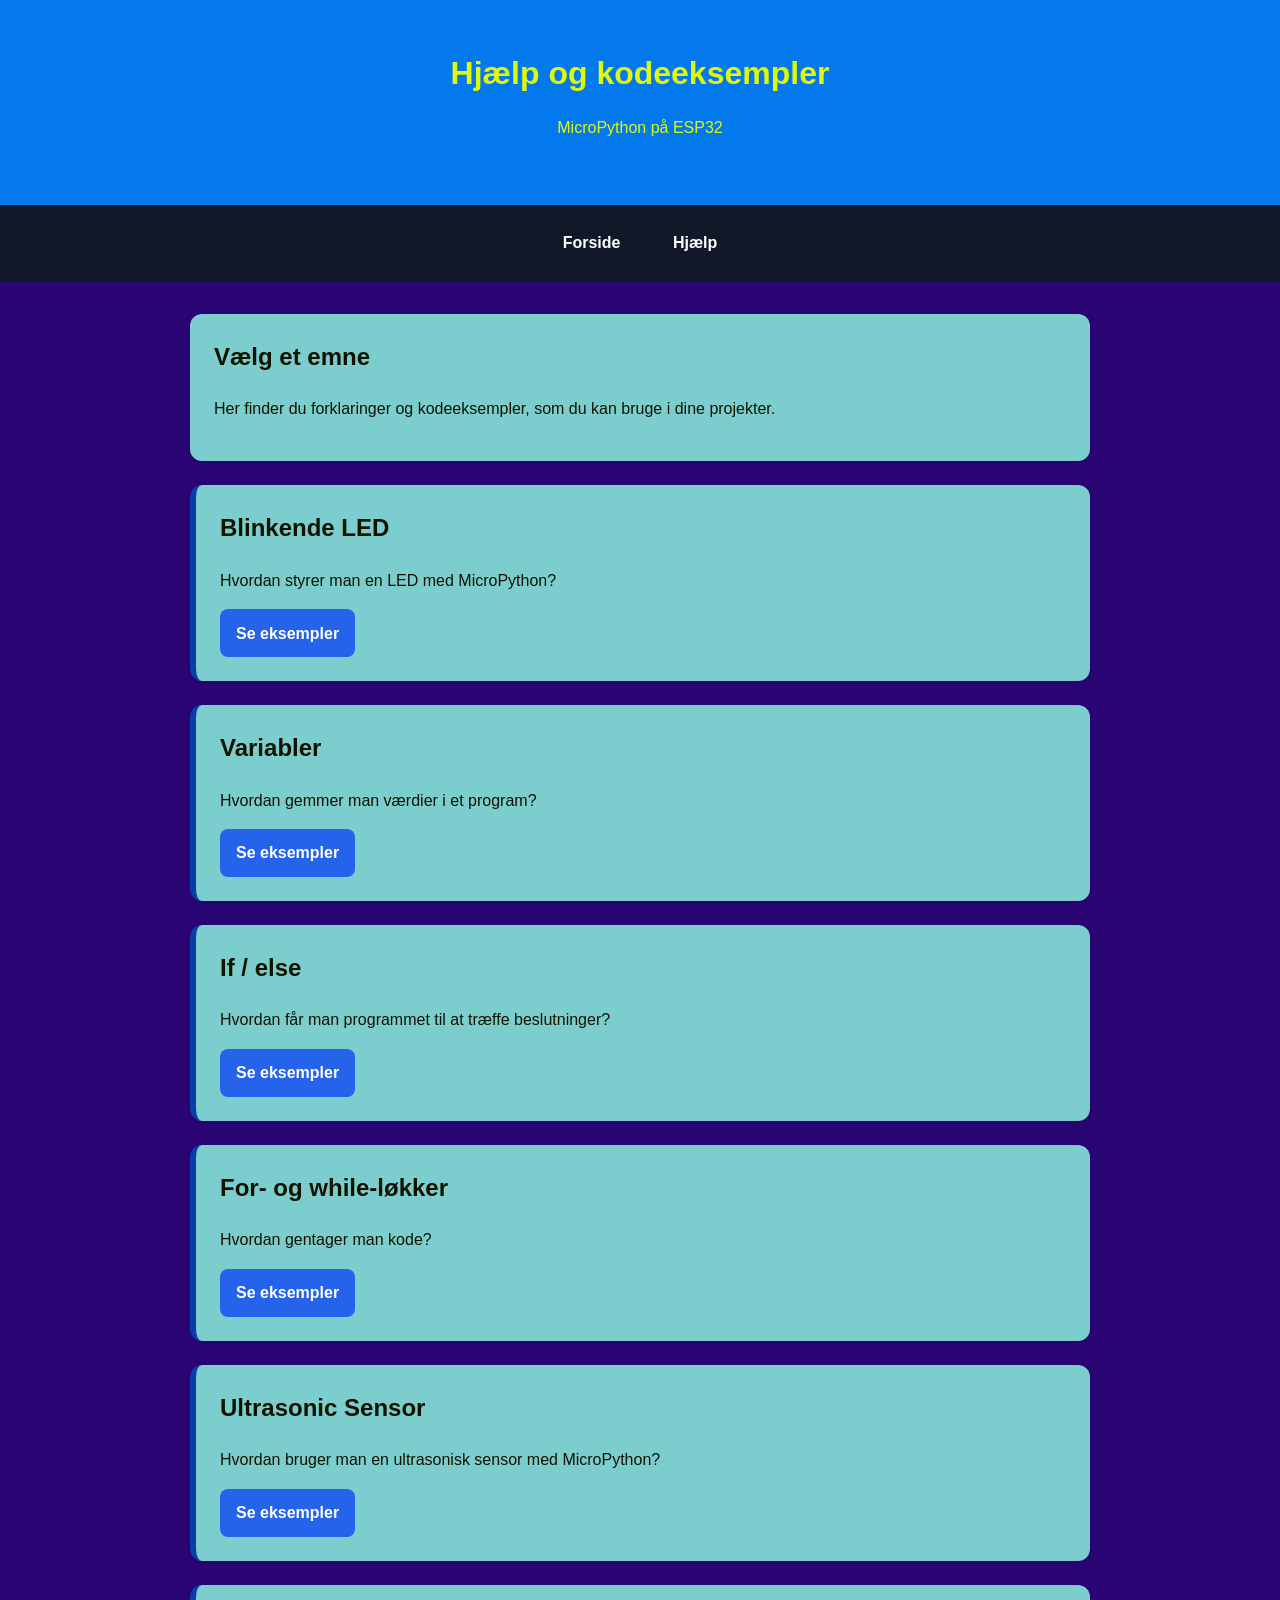
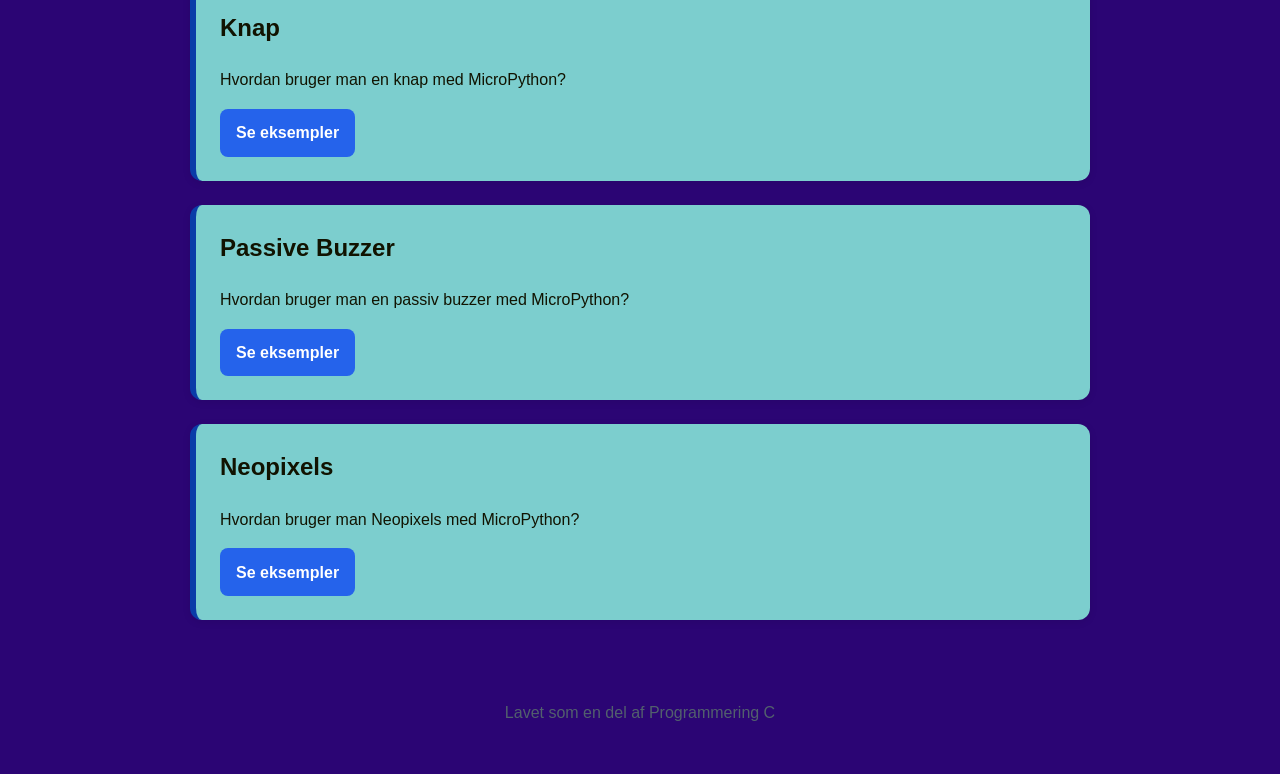
<file: hjaelp/index.html>
<!DOCTYPE html>
<html lang="da">

<head>
    <meta charset="UTF-8">
    <meta name="viewport" content="width=device-width, initial-scale=1.0">

    <title>Hjælp og kodeeksempler</title>

    <link rel="stylesheet" href="../style.css">
</head>

<body>

<header class="top">
    <h1>Hjælp og kodeeksempler</h1>
    <p>MicroPython på ESP32</p>
</header>

<nav class="menu">
    <a href="../index.html">Forside</a>
    <a href="index.html">Hjælp</a>
</nav>

<main class="container">

    <section class="blok">
        <h2>Vælg et emne</h2>

        <p>
            Her finder du forklaringer og kodeeksempler,
            som du kan bruge i dine projekter.
        </p>
    </section>


    <section class="blok projekt">

        <h2>Blinkende LED</h2>

        <p>
            Hvordan styrer man en LED med MicroPython?
        </p>

        <a class="knap" href="blink-led.html">
            Se eksempler
        </a>

    </section>


    <section class="blok projekt">

        <h2>Variabler</h2>

        <p>
            Hvordan gemmer man værdier i et program?
        </p>

        <a class="knap" href="variabler.html">
            Se eksempler
        </a>

    </section>


    <section class="blok projekt">

        <h2>If / else</h2>

        <p>
            Hvordan får man programmet til at træffe beslutninger?
        </p>

        <a class="knap" href="if-else.html">
            Se eksempler
        </a>

    </section>


    <section class="blok projekt">

        <h2>For- og while-løkker</h2>

        <p>
            Hvordan gentager man kode?
        </p>

        <a class="knap" href="loops.html">
            Se eksempler
        </a>

    </section>

        <section class="blok projekt">

        <h2>Ultrasonic Sensor</h2>

        <p>
            Hvordan bruger man en ultrasonisk sensor med MicroPython?
        </p>

        <a class="knap" href="Ultrasonic.html">
            Se eksempler
        </a>

    </section>

        <section class="blok projekt">

        <h2>Knap</h2>

        <p>
            Hvordan bruger man en knap med MicroPython?
        </p>

        <a class="knap" href="knap.html">
            Se eksempler
        </a>

    </section>

        <section class="blok projekt">

        <h2>Passive Buzzer</h2>

        <p>
            Hvordan bruger man en passiv buzzer med MicroPython?
        </p>

        <a class="knap" href="buzzer.html">
            Se eksempler
        </a>

    </section>

    </section>

        <section class="blok projekt">

        <h2>Neopixels</h2>

        <p>
            Hvordan bruger man Neopixels med MicroPython?
        </p>

        <a class="knap" href="neopixels.html">
            Se eksempler
        </a>

    </section>




</main>

<footer>
    <p>Lavet som en del af Programmering C</p>
</footer>

</body>
</html>
</file>
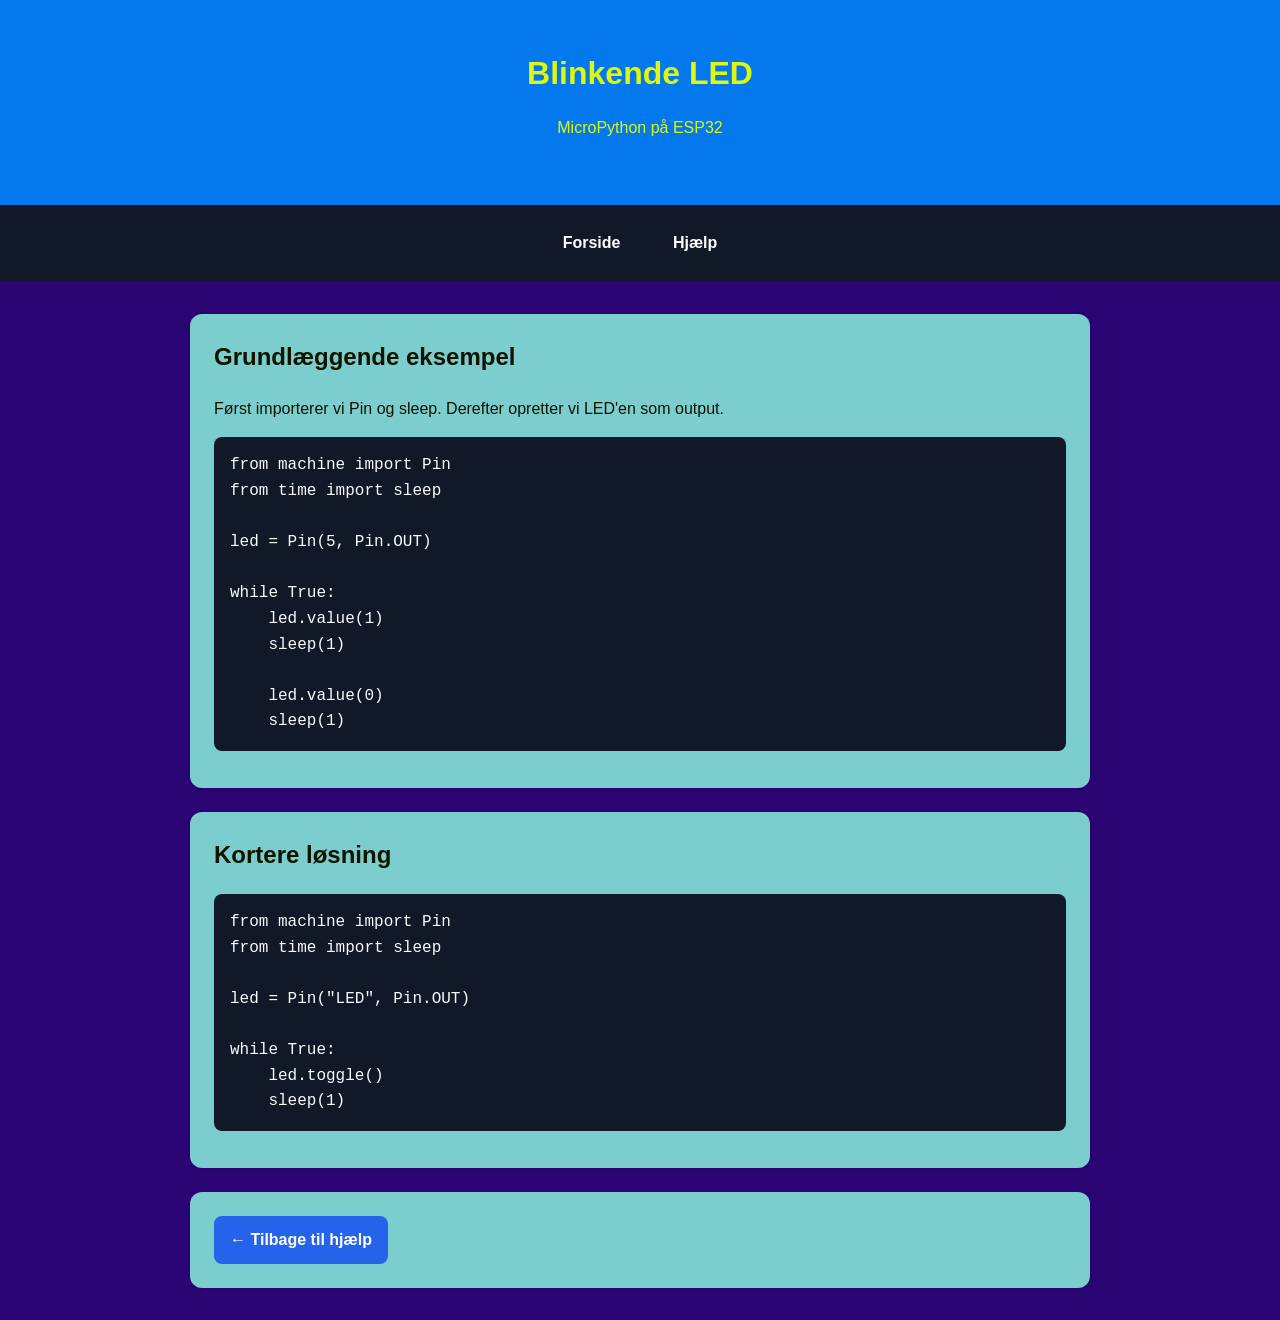
<file: hjaelp/blink-led.html>
<!DOCTYPE html>
<html lang="da">

<head>
    <meta charset="UTF-8">
    <meta name="viewport" content="width=device-width, initial-scale=1.0">

    <title>Blinkende LED</title>

    <link rel="stylesheet" href="../style.css">
</head>

<body>

<header class="top">
    <h1>Blinkende LED</h1>
    <p>MicroPython på ESP32</p>
</header>

<nav class="menu">
    <a href="../index.html">Forside</a>
    <a href="index.html">Hjælp</a>
</nav>


<main class="container">

    <section class="blok">

        <h2>Grundlæggende eksempel</h2>

        <p>
            Først importerer vi Pin og sleep.
            Derefter opretter vi LED'en som output.
        </p>

<pre><code>from machine import Pin
from time import sleep

led = Pin(5, Pin.OUT)

while True:
    led.value(1)
    sleep(1)

    led.value(0)
    sleep(1)
</code></pre>

    </section>


    <section class="blok">

        <h2>Kortere løsning</h2>

<pre><code>from machine import Pin
from time import sleep

led = Pin("LED", Pin.OUT)

while True:
    led.toggle()
    sleep(1)
</code></pre>

    </section>


    <section class="blok">

        <a class="knap" href="index.html">
            ← Tilbage til hjælp
        </a>

    </section>

</main>

</body>
</html>
</file>
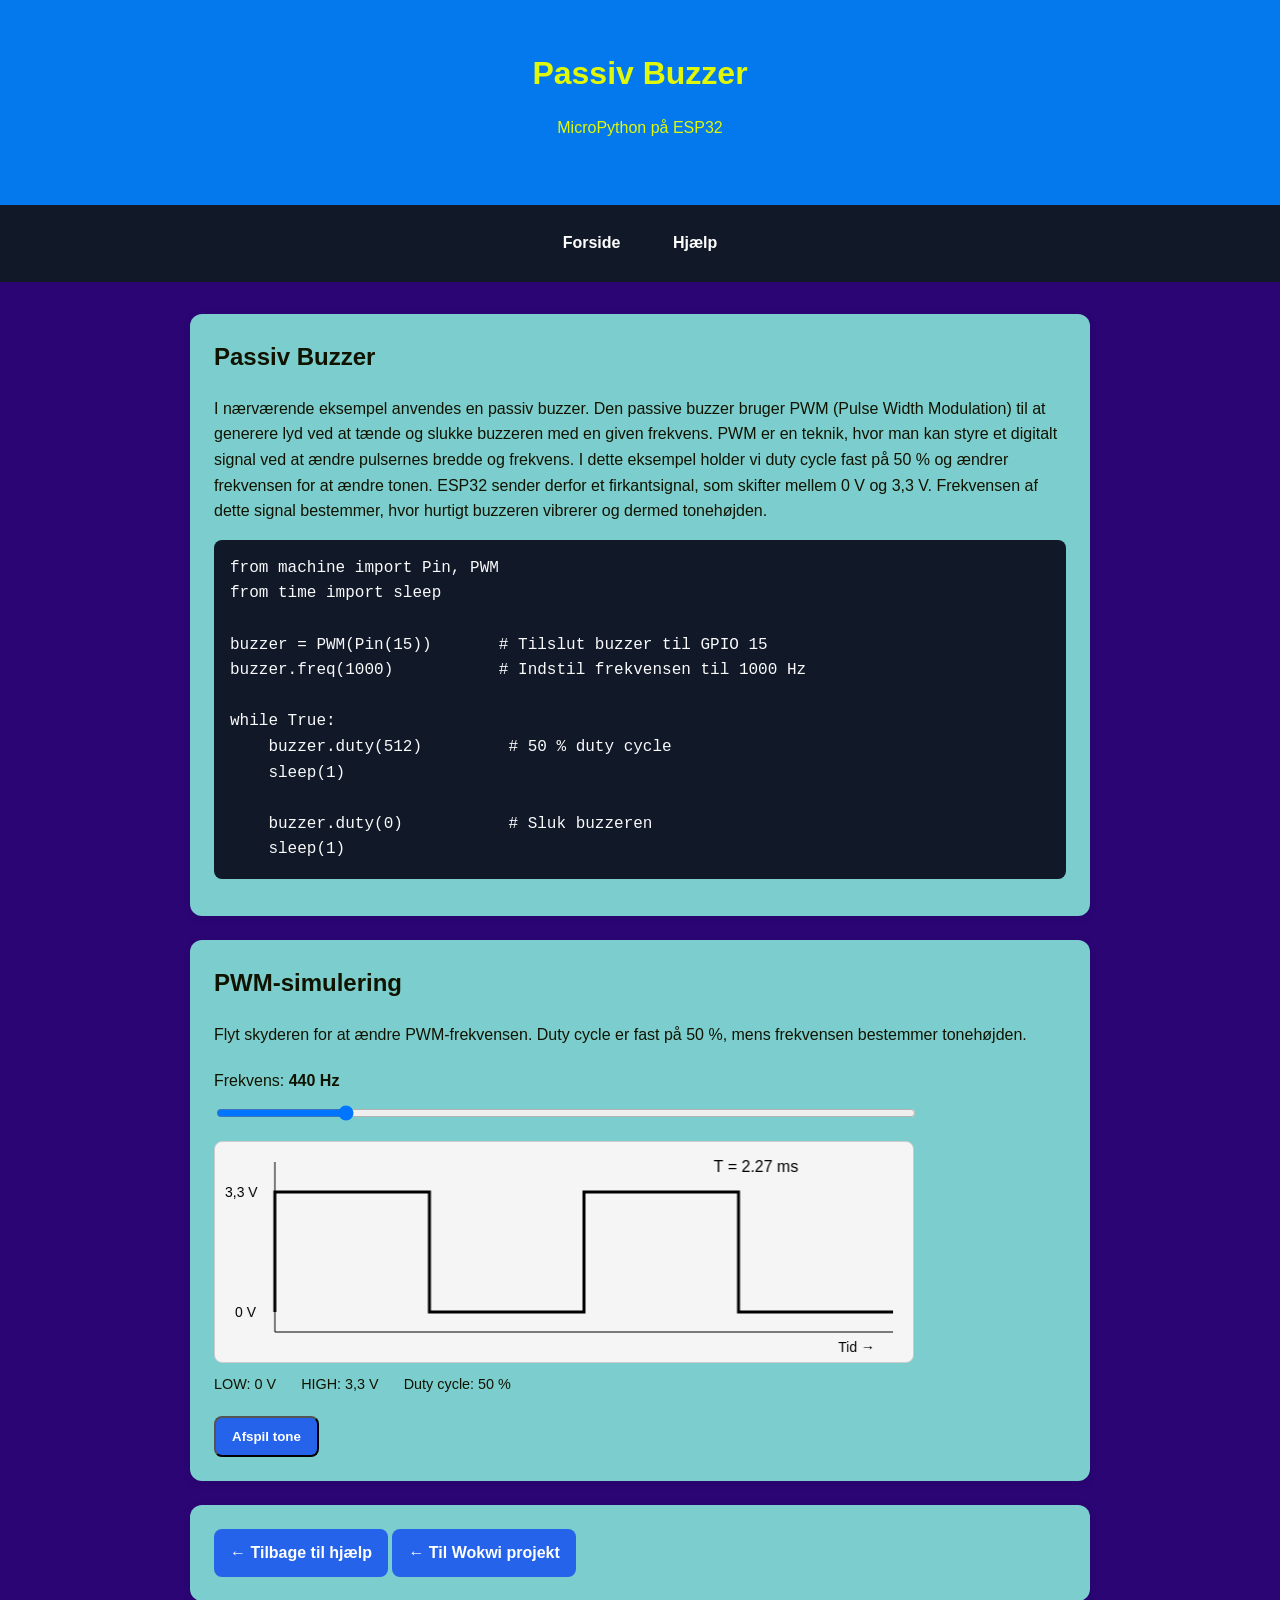
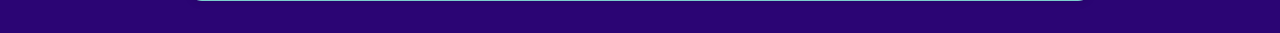
<file: hjaelp/buzzer.html>
<!DOCTYPE html>
<html lang="da">

<head>
    <meta charset="UTF-8">
    <meta name="viewport" content="width=device-width, initial-scale=1.0">

    <title>Passiv Buzzer</title>

    <link rel="stylesheet" href="../style.css">
</head>

<body>

<header class="top">
    <h1>Passiv Buzzer</h1>
    <p>MicroPython på ESP32</p>
</header>

<nav class="menu">
    <a href="../index.html">Forside</a>
    <a href="index.html">Hjælp</a>
</nav>

<main class="container">

    <section class="blok">

        <h2>Passiv Buzzer</h2>

        <p>
            I nærværende eksempel anvendes en passiv buzzer.
            Den passive buzzer bruger PWM (Pulse Width Modulation) til at
            generere lyd ved at tænde og slukke buzzeren med en given frekvens.

            PWM er en teknik, hvor man kan styre et digitalt signal ved at
            ændre pulsernes bredde og frekvens.

            I dette eksempel holder vi duty cycle fast på 50 % og ændrer
            frekvensen for at ændre tonen.

            ESP32 sender derfor et firkantsignal, som skifter mellem
            0 V og 3,3 V. Frekvensen af dette signal bestemmer,
            hvor hurtigt buzzeren vibrerer og dermed tonehøjden.
        </p>

<pre><code>from machine import Pin, PWM
from time import sleep

buzzer = PWM(Pin(15))       # Tilslut buzzer til GPIO 15
buzzer.freq(1000)           # Indstil frekvensen til 1000 Hz

while True:
    buzzer.duty(512)         # 50 % duty cycle
    sleep(1)

    buzzer.duty(0)           # Sluk buzzeren
    sleep(1)
</code></pre>

    </section>


    <section class="blok">

        <h2>PWM-simulering</h2>

        <p>
            Flyt skyderen for at ændre PWM-frekvensen.
            Duty cycle er fast på 50 %, mens frekvensen bestemmer tonehøjden.
        </p>

        <div class="pwm-simulator">

            <label for="frekvens">
                Frekvens:
                <strong>
                    <span id="frekvensTekst">440</span> Hz
                </strong>
            </label>

            <input
                type="range"
                id="frekvens"
                min="100"
                max="2000"
                value="440"
                step="10"
            >

            <canvas
                id="pwmCanvas"
                width="700"
                height="220">
            </canvas>

            <div class="pwm-info">
                <span>LOW: 0 V</span>
                <span>HIGH: 3,3 V</span>
                <span>Duty cycle: 50 %</span>
            </div>

            <button class="knap" id="lydKnap">
                Afspil tone
            </button>

        </div>

    </section>


    <section class="blok">

        <a class="knap" href="index.html">
            ← Tilbage til hjælp
        </a>

        <a
            class="knap"
            href="https://wokwi.com/projects/473947570969950209">
            ← Til Wokwi projekt
        </a>

    </section>

</main>


<script>

const slider = document.getElementById("frekvens");
const frekvensTekst = document.getElementById("frekvensTekst");
const canvas = document.getElementById("pwmCanvas");
const ctx = canvas.getContext("2d");
const lydKnap = document.getElementById("lydKnap");

let audioContext = null;
let oscillator = null;


/* Tegn PWM-signal */
function tegnPWM() {

    const frekvens = Number(slider.value);

    frekvensTekst.textContent = frekvens;

    ctx.clearRect(
        0,
        0,
        canvas.width,
        canvas.height
    );


    const top = 50;
    const bund = 170;

    const startX = 60;
    const slutX = 680;

    const bredde = slutX - startX;


    /* Akser */
    ctx.lineWidth = 1;

    ctx.beginPath();

    ctx.moveTo(startX, 20);
    ctx.lineTo(startX, 190);

    ctx.lineTo(slutX, 190);

    ctx.stroke();


    /* Tekst */
    ctx.font = "14px Arial";

    ctx.fillText(
        "3,3 V",
        10,
        top + 5
    );

    ctx.fillText(
        "0 V",
        20,
        bund + 5
    );

    ctx.fillText(
        "Tid →",
        625,
        210
    );


    /*
        Flere perioder vises ved højere frekvens.
    */

    const antalPerioder = Math.max(
        1,
        Math.round(frekvens / 200)
    );

    const periode = bredde / antalPerioder;

    let x = startX;


    /* PWM-signal */
    ctx.beginPath();

    ctx.moveTo(x, bund);

    for (
        let i = 0;
        i < antalPerioder;
        i++
    ) {

        /* LOW -> HIGH */
        ctx.lineTo(
            x,
            top
        );

        /* HIGH i 50 % */
        ctx.lineTo(
            x + periode / 2,
            top
        );

        /* HIGH -> LOW */
        ctx.lineTo(
            x + periode / 2,
            bund
        );

        /* LOW i 50 % */
        ctx.lineTo(
            x + periode,
            bund
        );

        x += periode;
    }


    ctx.lineWidth = 3;

    ctx.stroke();


    /* Beregn periodetid */

    const periodeTid =
        1000 / frekvens;


    ctx.font = "16px Arial";

    ctx.fillText(
        "T = " +
        periodeTid.toFixed(2) +
        " ms",
        500,
        30
    );
}


/* Slider ændres */
slider.addEventListener(
    "input",
    function () {

        tegnPWM();

        if (oscillator) {

            oscillator.frequency.value =
                Number(slider.value);
        }
    }
);


/* Afspil / stop tone */
lydKnap.addEventListener(
    "click",
    function () {

        if (!oscillator) {

            audioContext =
                new AudioContext();


            oscillator =
                audioContext.createOscillator();


            const gain =
                audioContext.createGain();


            oscillator.type =
                "square";


            oscillator.frequency.value =
                Number(slider.value);


            /* Lav lydstyrke */
            gain.gain.value = 0.05;


            oscillator.connect(gain);

            gain.connect(
                audioContext.destination
            );


            oscillator.start();


            lydKnap.textContent =
                "Stop tone";

        } else {

            oscillator.stop();

            oscillator = null;


            if (audioContext) {

                audioContext.close();
            }


            audioContext = null;


            lydKnap.textContent =
                "Afspil tone";
        }
    }
);


/* Tegn første signal */
tegnPWM();

</script>

</body>

</html>
</file>
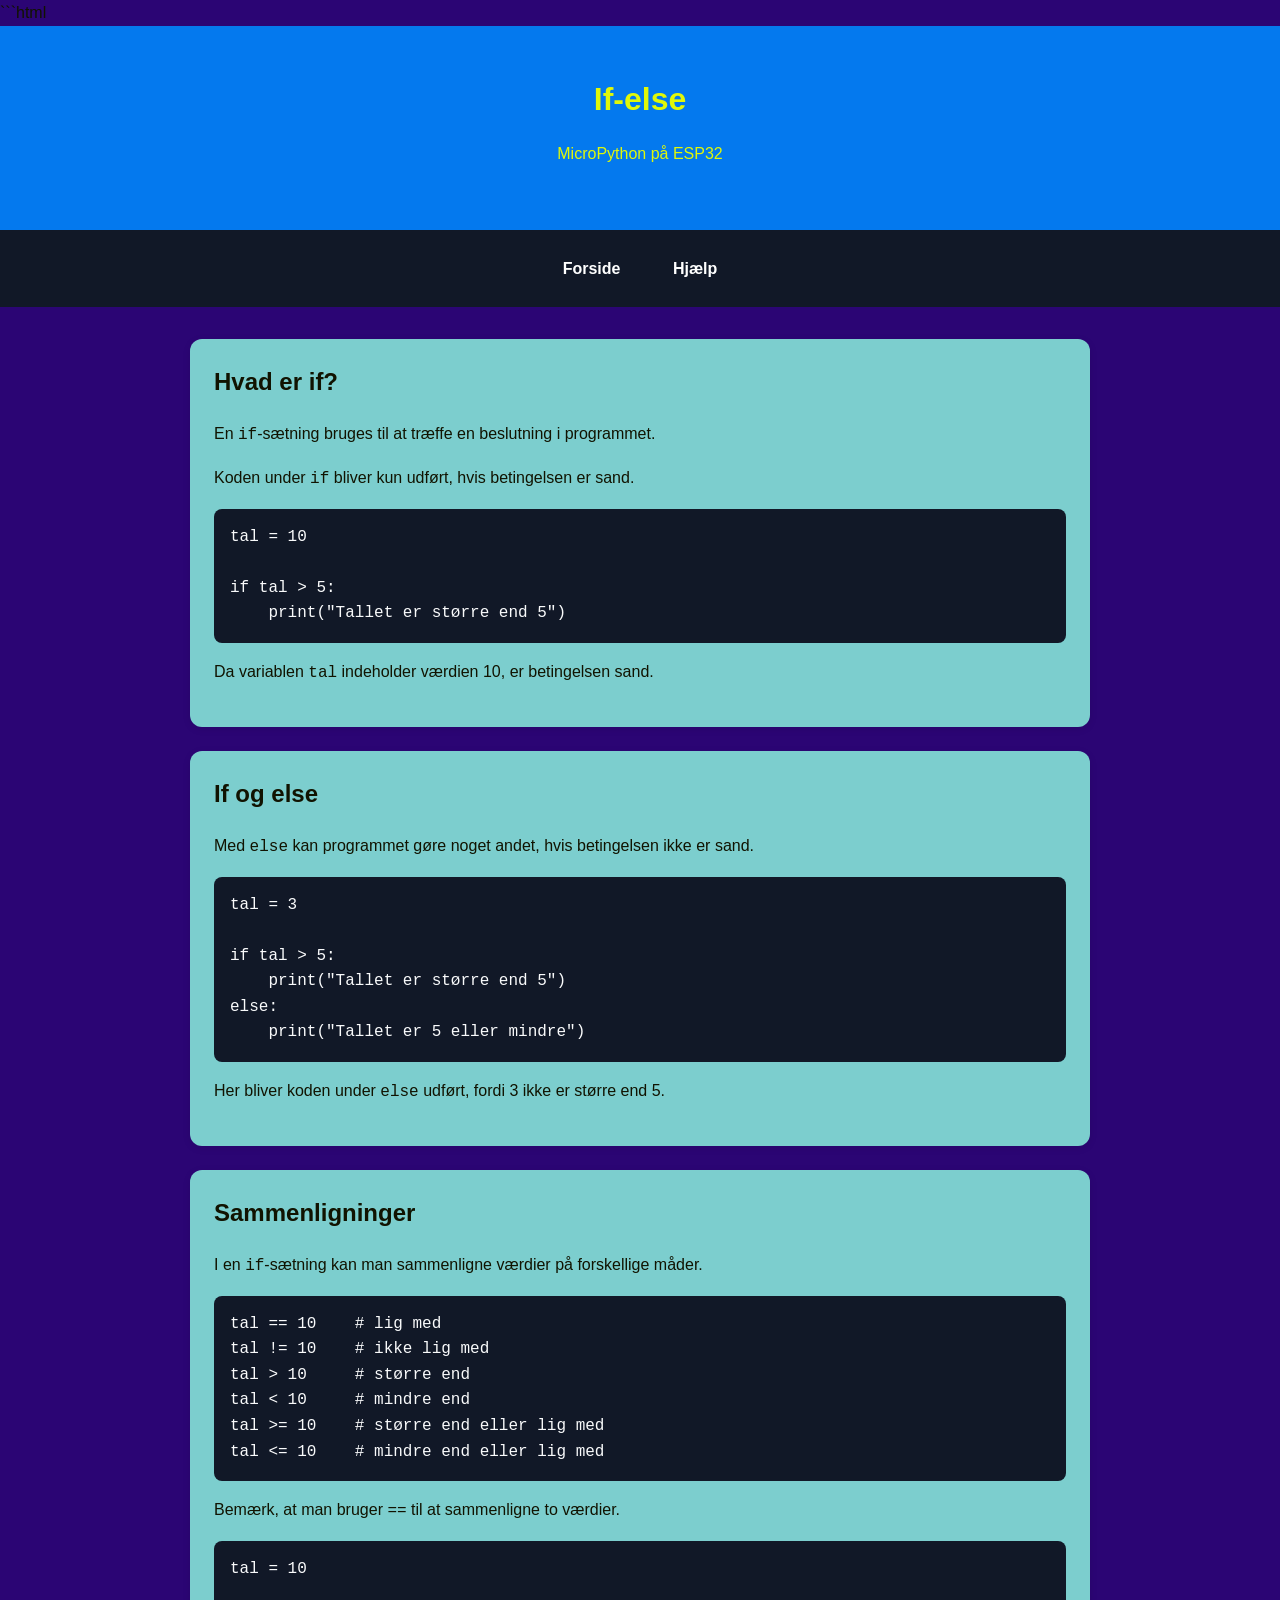
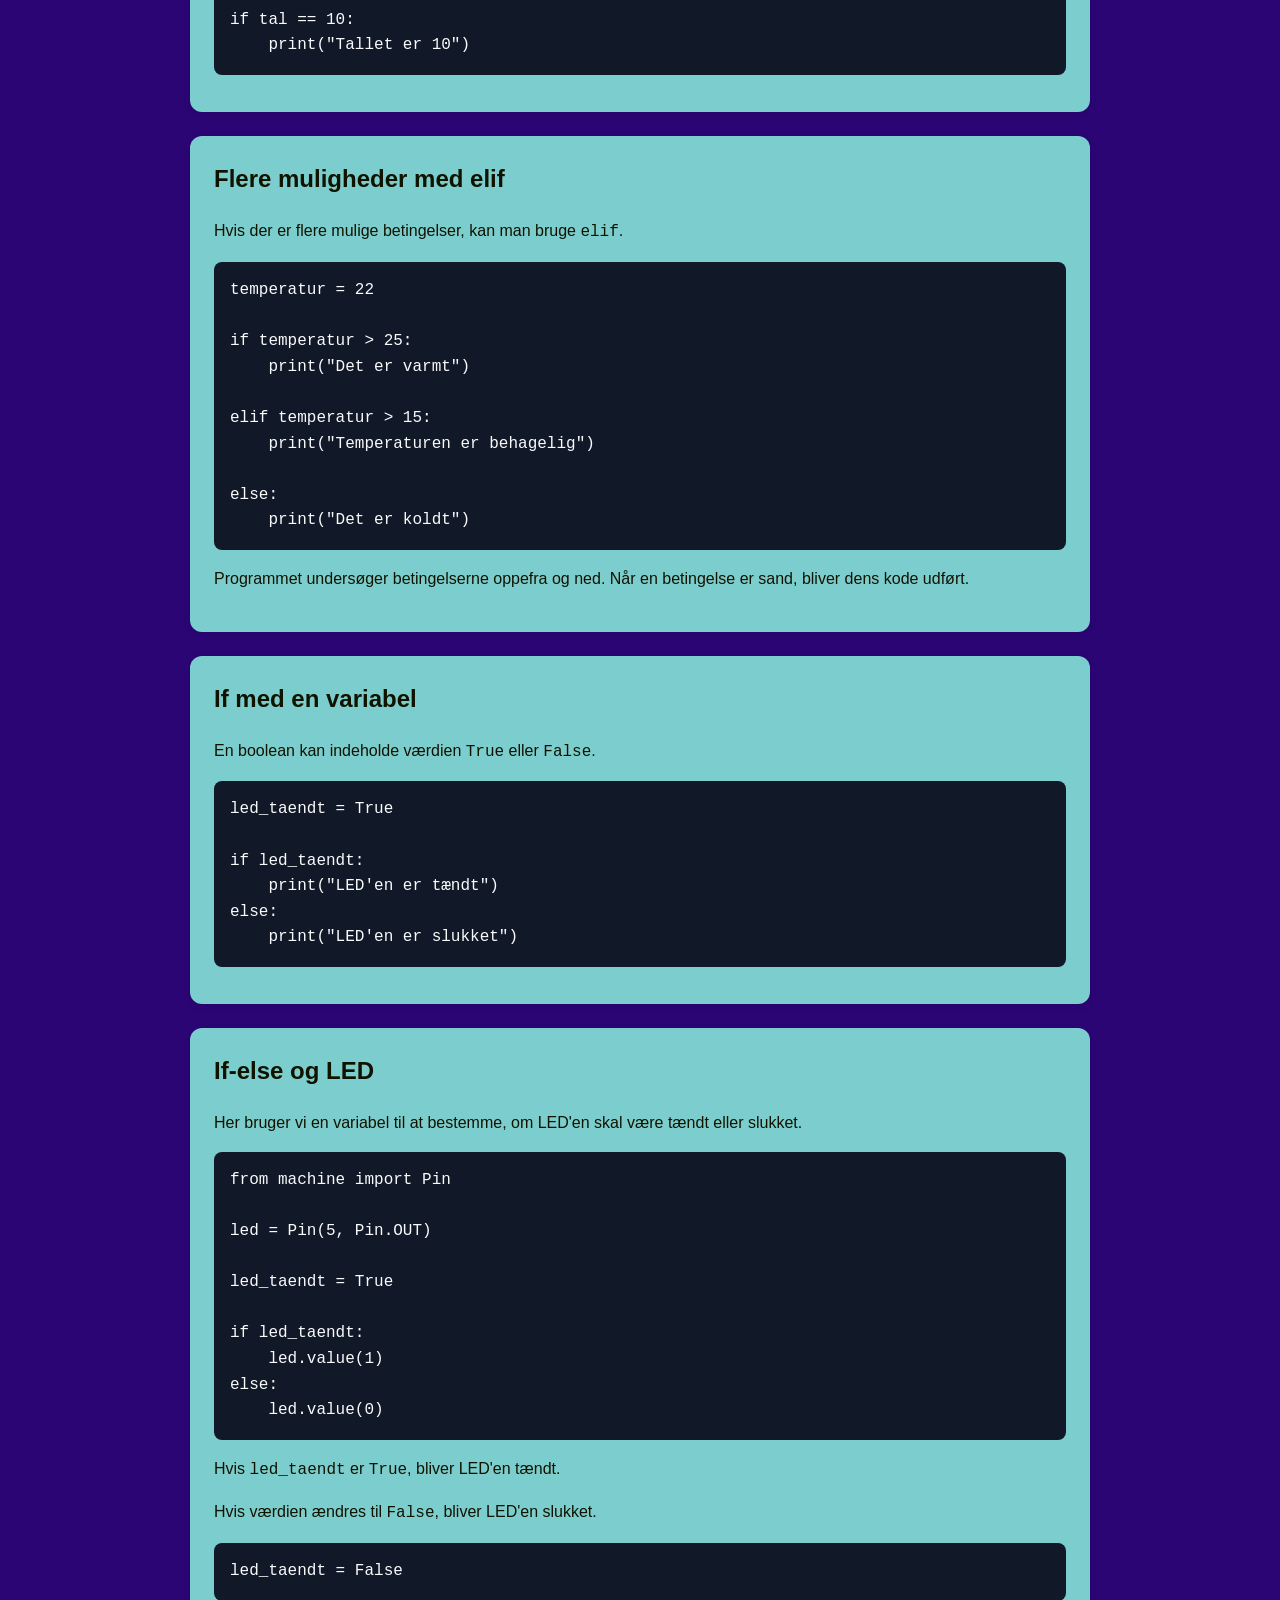
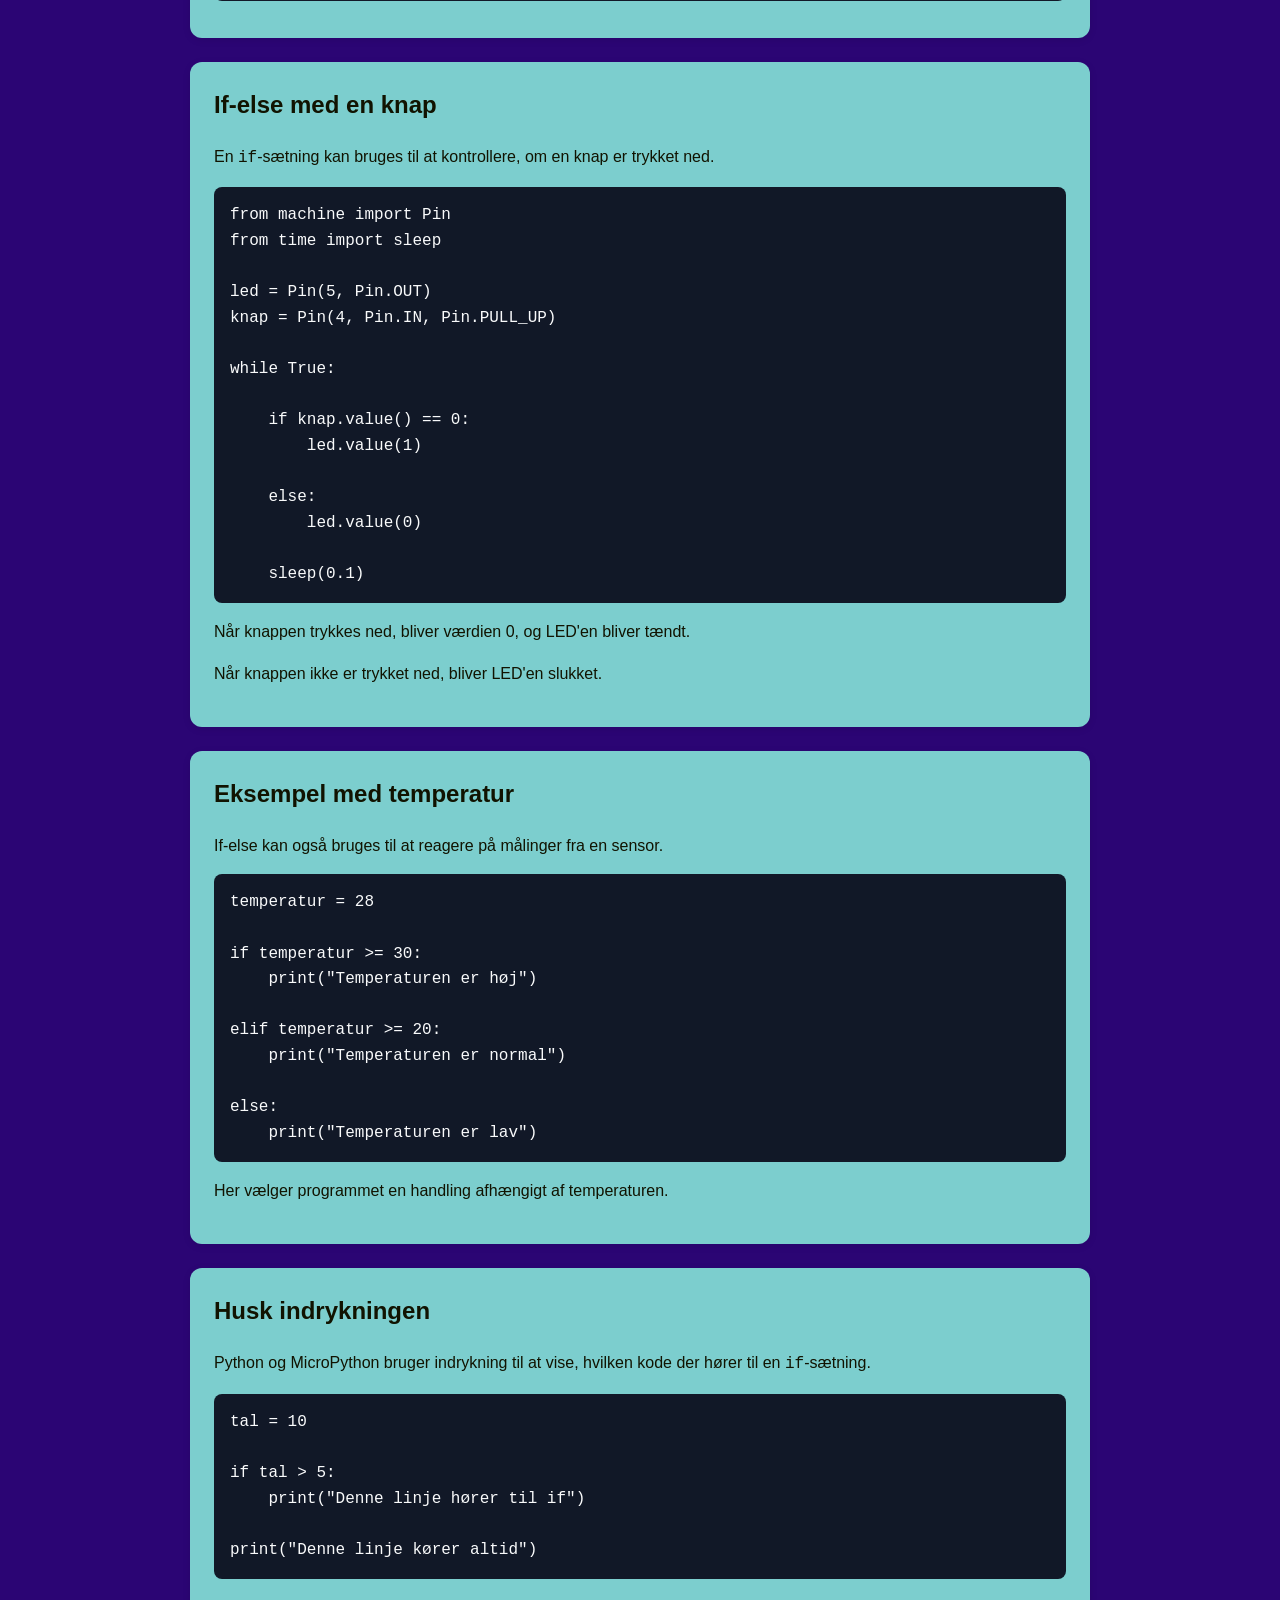
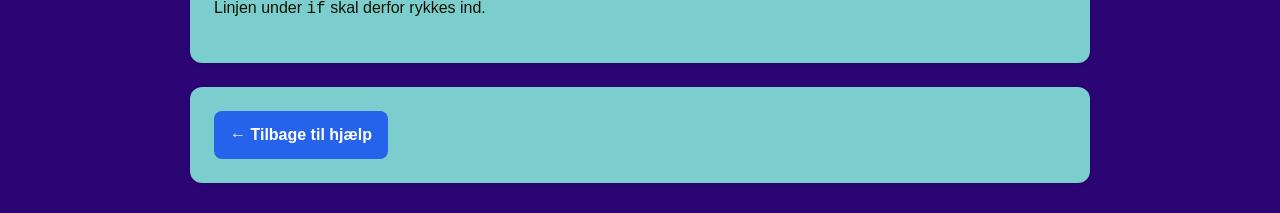
<file: hjaelp/if-else.html>
```html
<!DOCTYPE html>
<html lang="da">

<head>
    <meta charset="UTF-8">
    <meta name="viewport" content="width=device-width, initial-scale=1.0">

    <title>If-else i MicroPython</title>

    <link rel="stylesheet" href="../style.css">
</head>

<body>

<header class="top">
    <h1>If-else</h1>
    <p>MicroPython på ESP32</p>
</header>

<nav class="menu">
    <a href="../index.html">Forside</a>
    <a href="index.html">Hjælp</a>
</nav>


<main class="container">

    <section class="blok">

        <h2>Hvad er if?</h2>

        <p>
            En <code>if</code>-sætning bruges til at træffe en beslutning
            i programmet.
        </p>

        <p>
            Koden under <code>if</code> bliver kun udført,
            hvis betingelsen er sand.
        </p>

<pre><code>tal = 10

if tal > 5:
    print("Tallet er større end 5")
</code></pre>

        <p>
            Da variablen <code>tal</code> indeholder værdien 10,
            er betingelsen sand.
        </p>

    </section>


    <section class="blok">

        <h2>If og else</h2>

        <p>
            Med <code>else</code> kan programmet gøre noget andet,
            hvis betingelsen ikke er sand.
        </p>

<pre><code>tal = 3

if tal > 5:
    print("Tallet er større end 5")
else:
    print("Tallet er 5 eller mindre")
</code></pre>

        <p>
            Her bliver koden under <code>else</code> udført,
            fordi 3 ikke er større end 5.
        </p>

    </section>


    <section class="blok">

        <h2>Sammenligninger</h2>

        <p>
            I en <code>if</code>-sætning kan man sammenligne værdier
            på forskellige måder.
        </p>

<pre><code>tal == 10    # lig med
tal != 10    # ikke lig med
tal > 10     # større end
tal < 10     # mindre end
tal >= 10    # større end eller lig med
tal <= 10    # mindre end eller lig med
</code></pre>

        <p>
            Bemærk, at man bruger <code>==</code> til at sammenligne
            to værdier.
        </p>

<pre><code>tal = 10

if tal == 10:
    print("Tallet er 10")
</code></pre>

    </section>


    <section class="blok">

        <h2>Flere muligheder med elif</h2>

        <p>
            Hvis der er flere mulige betingelser,
            kan man bruge <code>elif</code>.
        </p>

<pre><code>temperatur = 22

if temperatur > 25:
    print("Det er varmt")

elif temperatur > 15:
    print("Temperaturen er behagelig")

else:
    print("Det er koldt")
</code></pre>

        <p>
            Programmet undersøger betingelserne oppefra og ned.
            Når en betingelse er sand, bliver dens kode udført.
        </p>

    </section>


    <section class="blok">

        <h2>If med en variabel</h2>

        <p>
            En boolean kan indeholde værdien
            <code>True</code> eller <code>False</code>.
        </p>

<pre><code>led_taendt = True

if led_taendt:
    print("LED'en er tændt")
else:
    print("LED'en er slukket")
</code></pre>

    </section>


    <section class="blok">

        <h2>If-else og LED</h2>

        <p>
            Her bruger vi en variabel til at bestemme,
            om LED'en skal være tændt eller slukket.
        </p>

<pre><code>from machine import Pin

led = Pin(5, Pin.OUT)

led_taendt = True

if led_taendt:
    led.value(1)
else:
    led.value(0)
</code></pre>

        <p>
            Hvis <code>led_taendt</code> er <code>True</code>,
            bliver LED'en tændt.
        </p>

        <p>
            Hvis værdien ændres til <code>False</code>,
            bliver LED'en slukket.
        </p>

<pre><code>led_taendt = False</code></pre>

    </section>


    <section class="blok">

        <h2>If-else med en knap</h2>

        <p>
            En <code>if</code>-sætning kan bruges til at kontrollere,
            om en knap er trykket ned.
        </p>

<pre><code>from machine import Pin
from time import sleep

led = Pin(5, Pin.OUT)
knap = Pin(4, Pin.IN, Pin.PULL_UP)

while True:

    if knap.value() == 0:
        led.value(1)

    else:
        led.value(0)

    sleep(0.1)
</code></pre>

        <p>
            Når knappen trykkes ned, bliver værdien 0,
            og LED'en bliver tændt.
        </p>

        <p>
            Når knappen ikke er trykket ned,
            bliver LED'en slukket.
        </p>

    </section>


    <section class="blok">

        <h2>Eksempel med temperatur</h2>

        <p>
            If-else kan også bruges til at reagere på målinger
            fra en sensor.
        </p>

<pre><code>temperatur = 28

if temperatur >= 30:
    print("Temperaturen er høj")

elif temperatur >= 20:
    print("Temperaturen er normal")

else:
    print("Temperaturen er lav")
</code></pre>

        <p>
            Her vælger programmet en handling afhængigt
            af temperaturen.
        </p>

    </section>


    <section class="blok">

        <h2>Husk indrykningen</h2>

        <p>
            Python og MicroPython bruger indrykning til at vise,
            hvilken kode der hører til en <code>if</code>-sætning.
        </p>

<pre><code>tal = 10

if tal > 5:
    print("Denne linje hører til if")

print("Denne linje kører altid")
</code></pre>

        <p>
            Linjen under <code>if</code> skal derfor rykkes ind.
        </p>

    </section>


    <section class="blok">

        <a class="knap" href="index.html">
            ← Tilbage til hjælp
        </a>

    </section>

</main>

</body>
</html>
```
</file>
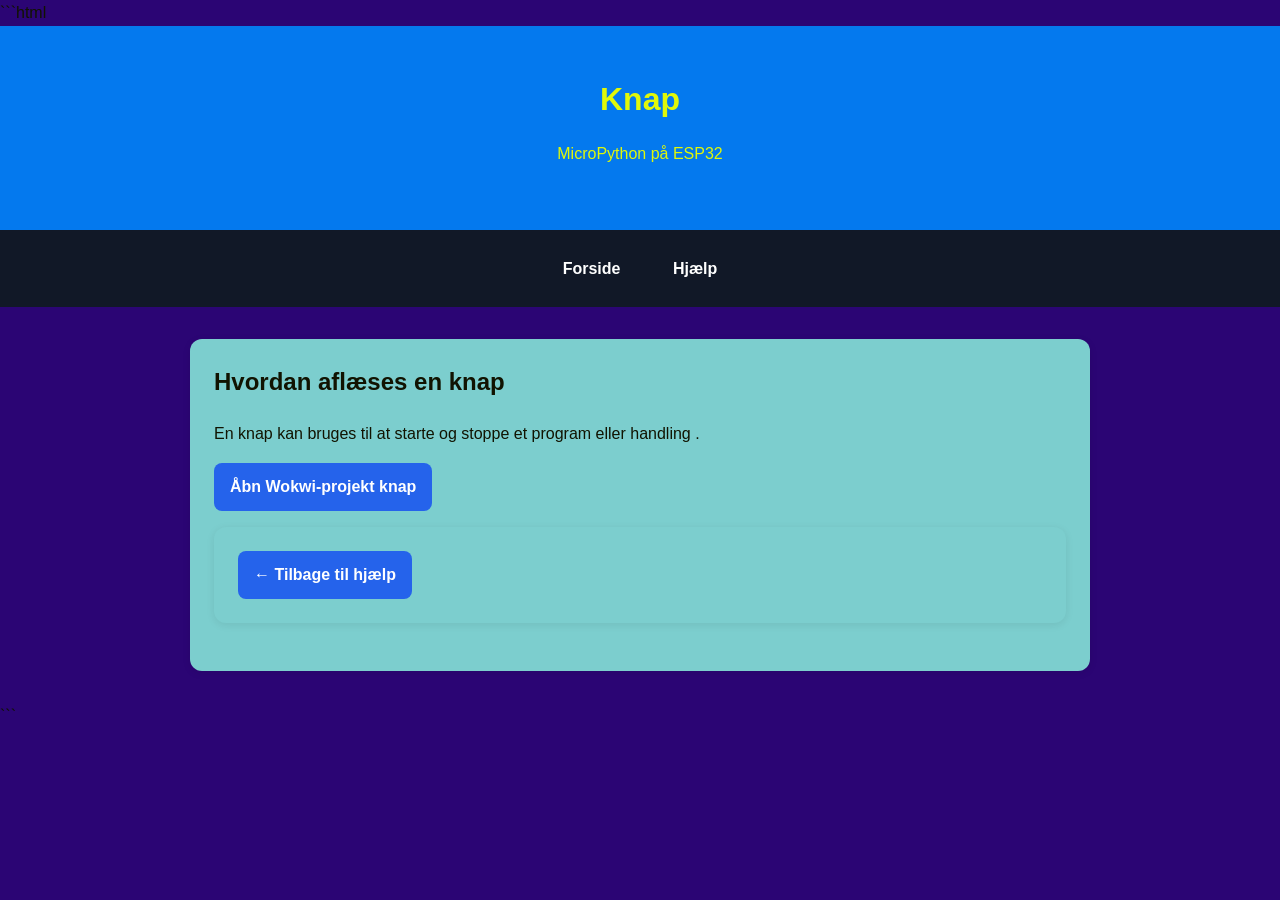
<file: hjaelp/knap.html>
```html
<!DOCTYPE html>
<html lang="da">

<head>
    <meta charset="UTF-8">
    <meta name="viewport" content="width=device-width, initial-scale=1.0">

    <title>Knap</title>

    <link rel="stylesheet" href="../style.css">
</head>

<body>

<header class="top">
    <h1>Knap</h1>
    <p>MicroPython på ESP32</p>
</header>

<nav class="menu">
    <a href="../index.html">Forside</a>
    <a href="index.html">Hjælp</a>
</nav>


<main class="container">

    <section class="blok">

        <h2>Hvordan aflæses en knap</h2>
        <p>
            En knap kan bruges til at starte og stoppe et program eller handling .
        </p>


            <p>
                <a class="knap" href="https://wokwi.com/projects/473904409299747841">
                    Åbn Wokwi-projekt knap
                </a>
            </p>
     

    <section class="blok">

        <a class="knap" href="index.html">
            ← Tilbage til hjælp
        </a>

    </section>

</main>

</body>
</html>
```
</file>
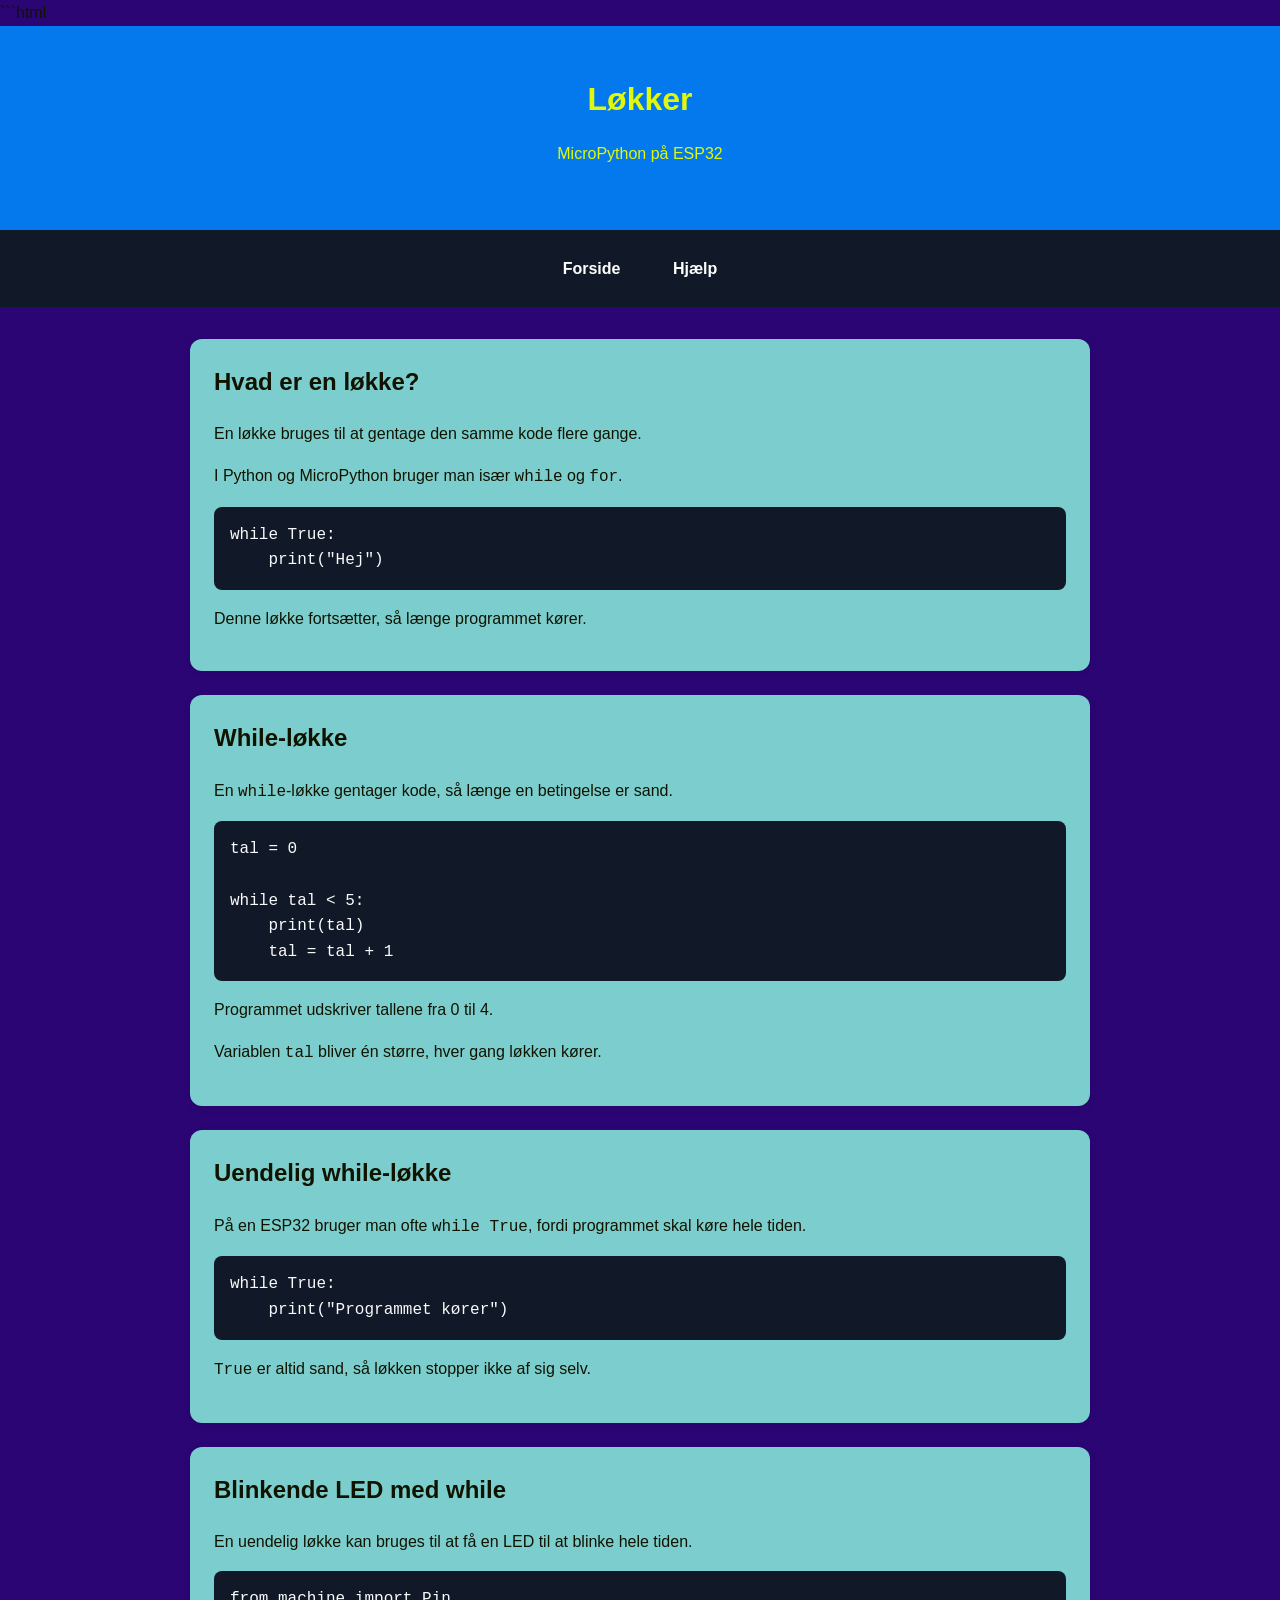
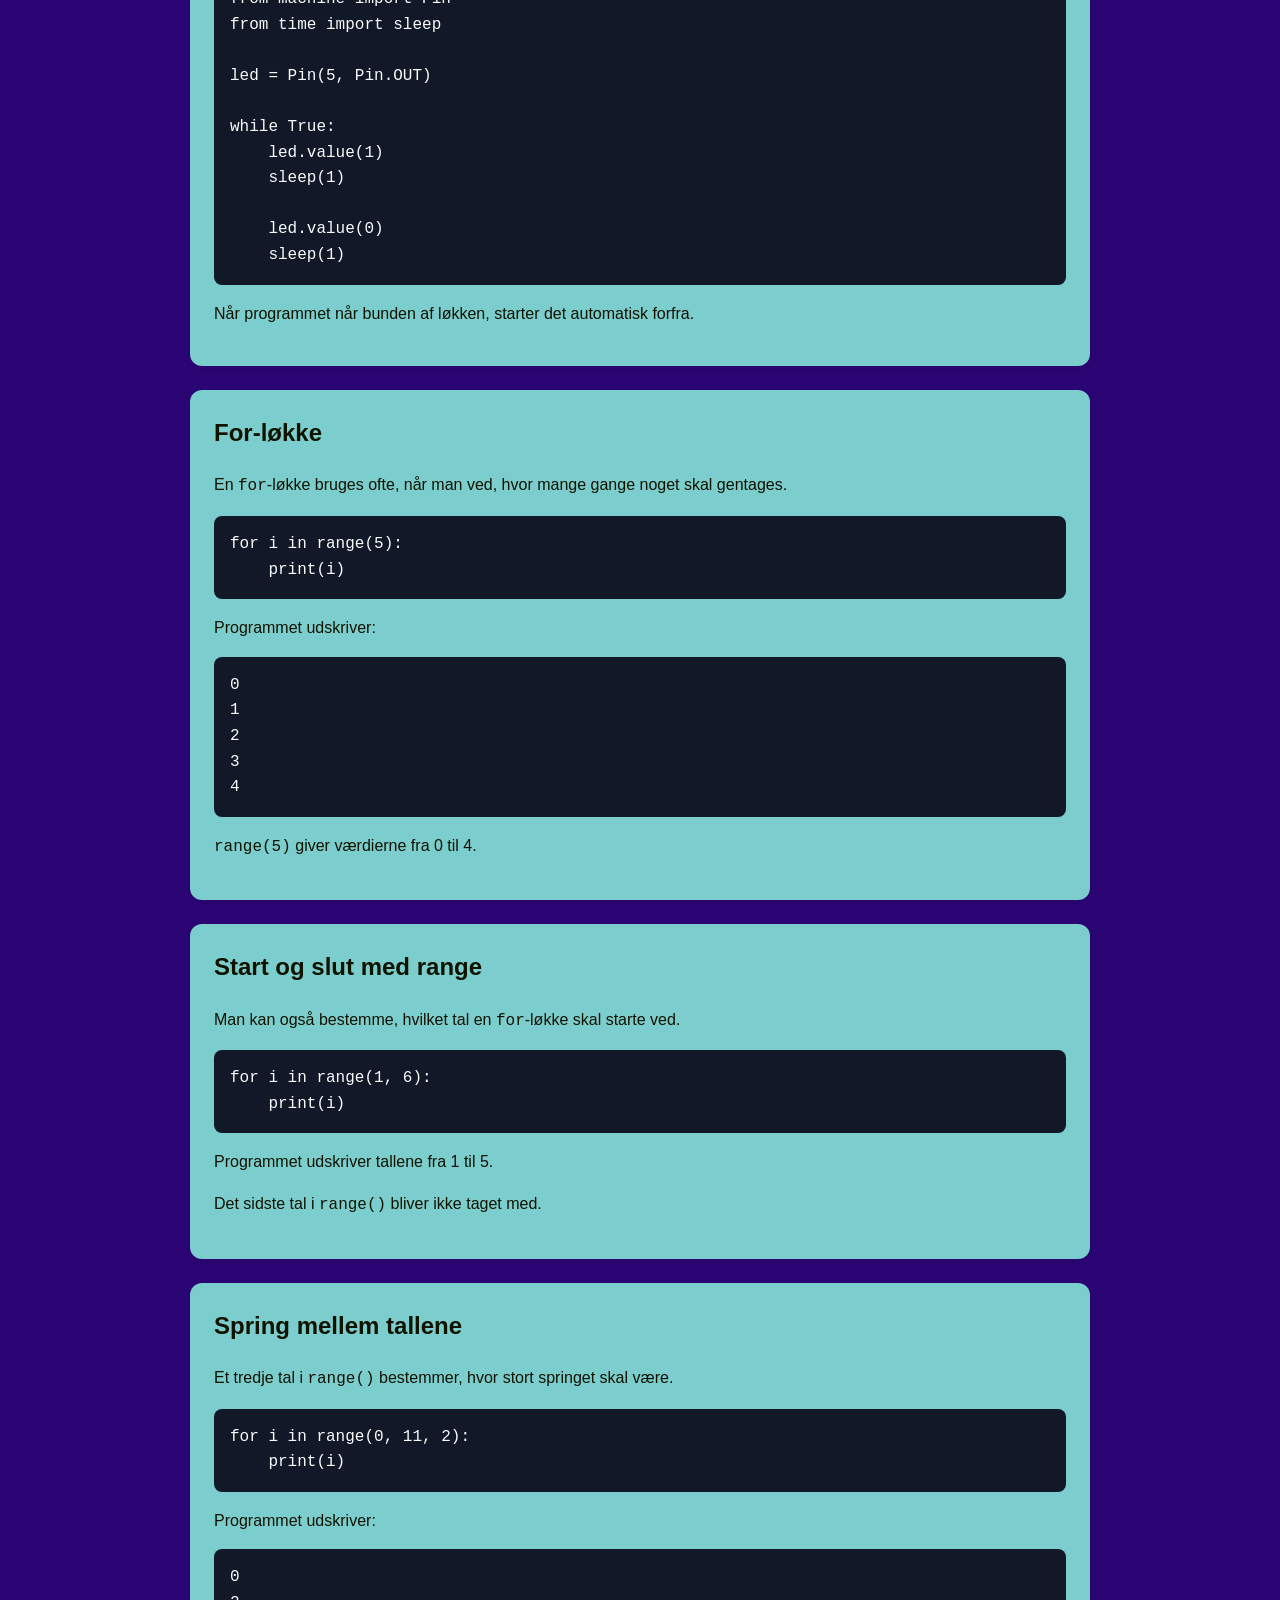
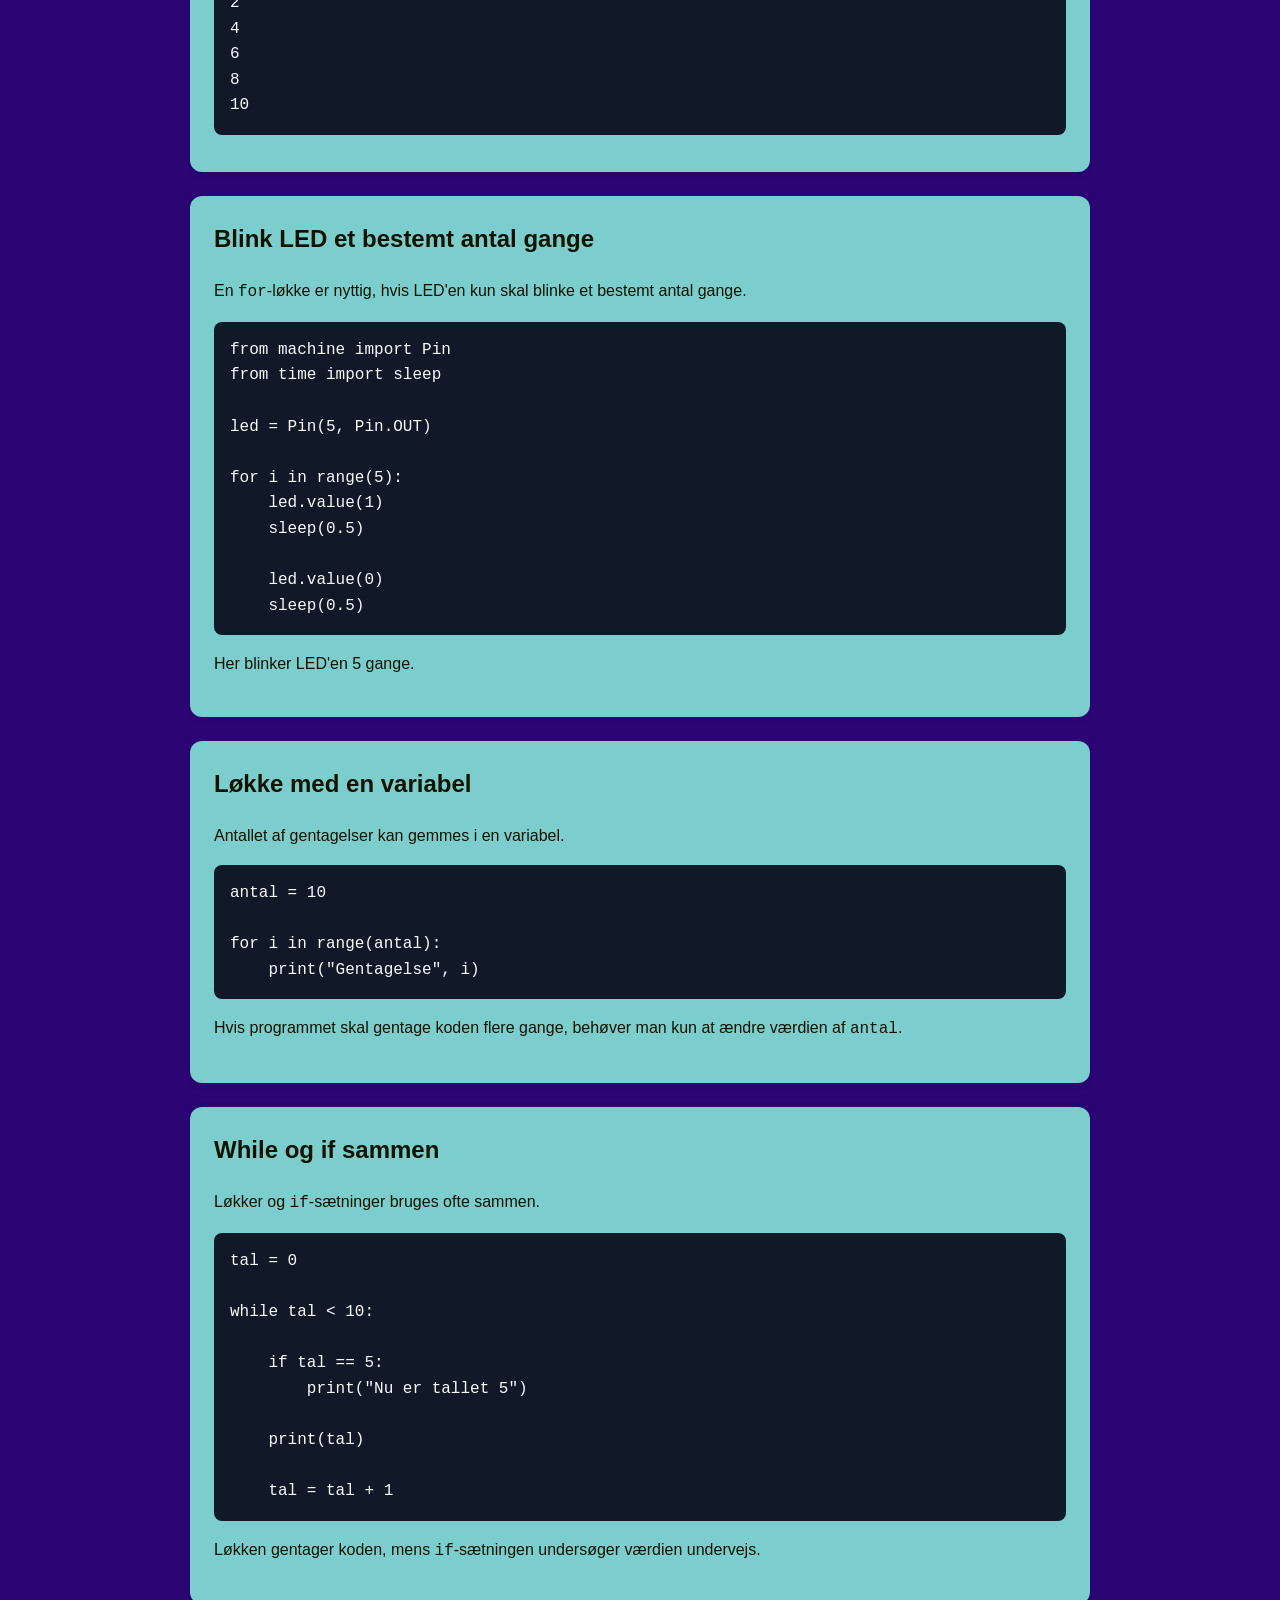
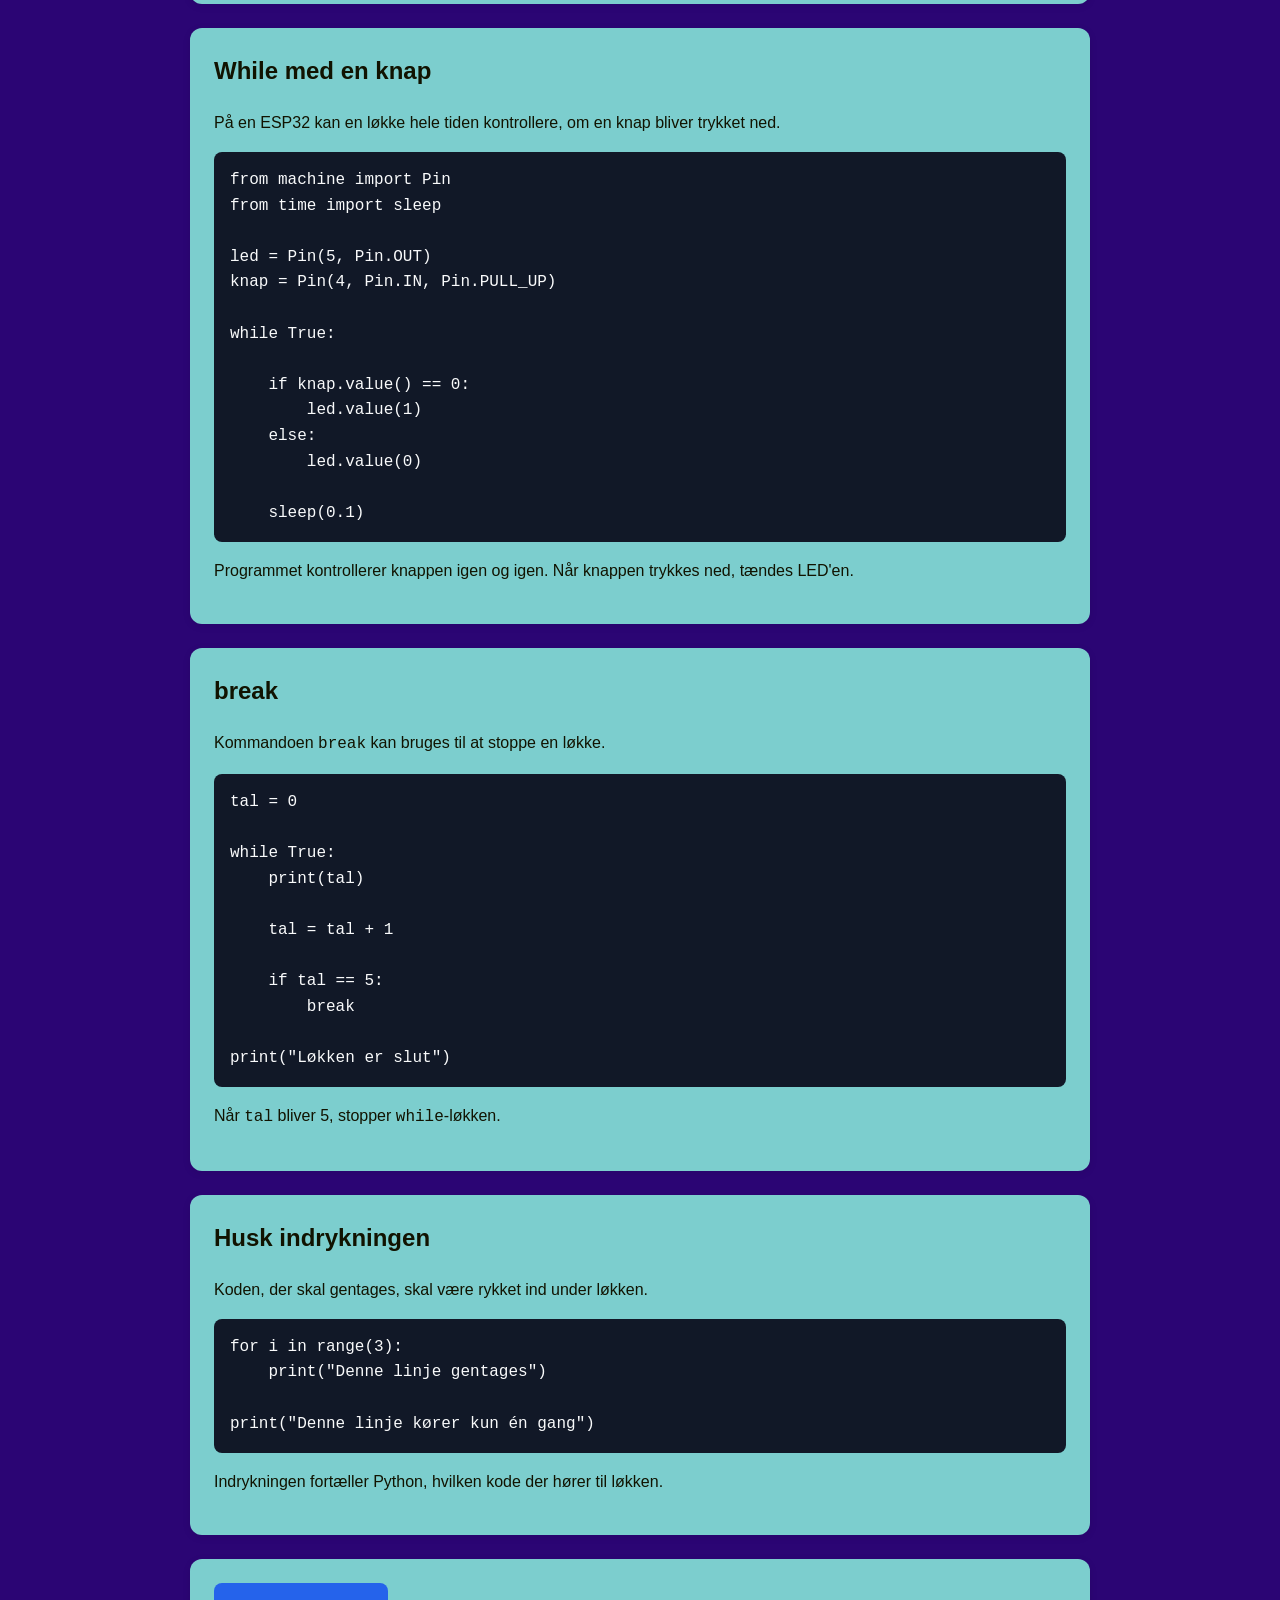
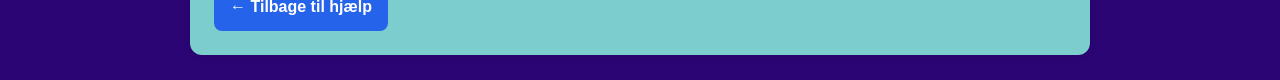
<file: hjaelp/loops.html>
```html
<!DOCTYPE html>
<html lang="da">

<head>
    <meta charset="UTF-8">
    <meta name="viewport" content="width=device-width, initial-scale=1.0">

    <title>Løkker i MicroPython</title>

    <link rel="stylesheet" href="../style.css">
</head>

<body>

<header class="top">
    <h1>Løkker</h1>
    <p>MicroPython på ESP32</p>
</header>

<nav class="menu">
    <a href="../index.html">Forside</a>
    <a href="index.html">Hjælp</a>
</nav>


<main class="container">

    <section class="blok">

        <h2>Hvad er en løkke?</h2>

        <p>
            En løkke bruges til at gentage den samme kode flere gange.
        </p>

        <p>
            I Python og MicroPython bruger man især
            <code>while</code> og <code>for</code>.
        </p>

<pre><code>while True:
    print("Hej")
</code></pre>

        <p>
            Denne løkke fortsætter, så længe programmet kører.
        </p>

    </section>


    <section class="blok">

        <h2>While-løkke</h2>

        <p>
            En <code>while</code>-løkke gentager kode,
            så længe en betingelse er sand.
        </p>

<pre><code>tal = 0

while tal < 5:
    print(tal)
    tal = tal + 1
</code></pre>

        <p>
            Programmet udskriver tallene fra 0 til 4.
        </p>

        <p>
            Variablen <code>tal</code> bliver én større,
            hver gang løkken kører.
        </p>

    </section>


    <section class="blok">

        <h2>Uendelig while-løkke</h2>

        <p>
            På en ESP32 bruger man ofte
            <code>while True</code>, fordi programmet skal køre hele tiden.
        </p>

<pre><code>while True:
    print("Programmet kører")
</code></pre>

        <p>
            <code>True</code> er altid sand,
            så løkken stopper ikke af sig selv.
        </p>

    </section>


    <section class="blok">

        <h2>Blinkende LED med while</h2>

        <p>
            En uendelig løkke kan bruges til at få en LED
            til at blinke hele tiden.
        </p>

<pre><code>from machine import Pin
from time import sleep

led = Pin(5, Pin.OUT)

while True:
    led.value(1)
    sleep(1)

    led.value(0)
    sleep(1)
</code></pre>

        <p>
            Når programmet når bunden af løkken,
            starter det automatisk forfra.
        </p>

    </section>


    <section class="blok">

        <h2>For-løkke</h2>

        <p>
            En <code>for</code>-løkke bruges ofte,
            når man ved, hvor mange gange noget skal gentages.
        </p>

<pre><code>for i in range(5):
    print(i)
</code></pre>

        <p>
            Programmet udskriver:
        </p>

<pre><code>0
1
2
3
4</code></pre>

        <p>
            <code>range(5)</code> giver værdierne fra 0 til 4.
        </p>

    </section>


    <section class="blok">

        <h2>Start og slut med range</h2>

        <p>
            Man kan også bestemme, hvilket tal
            en <code>for</code>-løkke skal starte ved.
        </p>

<pre><code>for i in range(1, 6):
    print(i)
</code></pre>

        <p>
            Programmet udskriver tallene fra 1 til 5.
        </p>

        <p>
            Det sidste tal i <code>range()</code>
            bliver ikke taget med.
        </p>

    </section>


    <section class="blok">

        <h2>Spring mellem tallene</h2>

        <p>
            Et tredje tal i <code>range()</code>
            bestemmer, hvor stort springet skal være.
        </p>

<pre><code>for i in range(0, 11, 2):
    print(i)
</code></pre>

        <p>
            Programmet udskriver:
        </p>

<pre><code>0
2
4
6
8
10</code></pre>

    </section>


    <section class="blok">

        <h2>Blink LED et bestemt antal gange</h2>

        <p>
            En <code>for</code>-løkke er nyttig,
            hvis LED'en kun skal blinke et bestemt antal gange.
        </p>

<pre><code>from machine import Pin
from time import sleep

led = Pin(5, Pin.OUT)

for i in range(5):
    led.value(1)
    sleep(0.5)

    led.value(0)
    sleep(0.5)
</code></pre>

        <p>
            Her blinker LED'en 5 gange.
        </p>

    </section>


    <section class="blok">

        <h2>Løkke med en variabel</h2>

        <p>
            Antallet af gentagelser kan gemmes i en variabel.
        </p>

<pre><code>antal = 10

for i in range(antal):
    print("Gentagelse", i)
</code></pre>

        <p>
            Hvis programmet skal gentage koden flere gange,
            behøver man kun at ændre værdien af <code>antal</code>.
        </p>

    </section>


    <section class="blok">

        <h2>While og if sammen</h2>

        <p>
            Løkker og <code>if</code>-sætninger bruges ofte sammen.
        </p>

<pre><code>tal = 0

while tal < 10:

    if tal == 5:
        print("Nu er tallet 5")

    print(tal)

    tal = tal + 1
</code></pre>

        <p>
            Løkken gentager koden,
            mens <code>if</code>-sætningen undersøger værdien undervejs.
        </p>

    </section>


    <section class="blok">

        <h2>While med en knap</h2>

        <p>
            På en ESP32 kan en løkke hele tiden kontrollere,
            om en knap bliver trykket ned.
        </p>

<pre><code>from machine import Pin
from time import sleep

led = Pin(5, Pin.OUT)
knap = Pin(4, Pin.IN, Pin.PULL_UP)

while True:

    if knap.value() == 0:
        led.value(1)
    else:
        led.value(0)

    sleep(0.1)
</code></pre>

        <p>
            Programmet kontrollerer knappen igen og igen.
            Når knappen trykkes ned, tændes LED'en.
        </p>

    </section>


    <section class="blok">

        <h2>break</h2>

        <p>
            Kommandoen <code>break</code> kan bruges
            til at stoppe en løkke.
        </p>

<pre><code>tal = 0

while True:
    print(tal)

    tal = tal + 1

    if tal == 5:
        break

print("Løkken er slut")
</code></pre>

        <p>
            Når <code>tal</code> bliver 5,
            stopper <code>while</code>-løkken.
        </p>

    </section>


    <section class="blok">

        <h2>Husk indrykningen</h2>

        <p>
            Koden, der skal gentages,
            skal være rykket ind under løkken.
        </p>

<pre><code>for i in range(3):
    print("Denne linje gentages")

print("Denne linje kører kun én gang")
</code></pre>

        <p>
            Indrykningen fortæller Python,
            hvilken kode der hører til løkken.
        </p>

    </section>


    <section class="blok">

        <a class="knap" href="index.html">
            ← Tilbage til hjælp
        </a>

    </section>

</main>

</body>
</html>
```
</file>
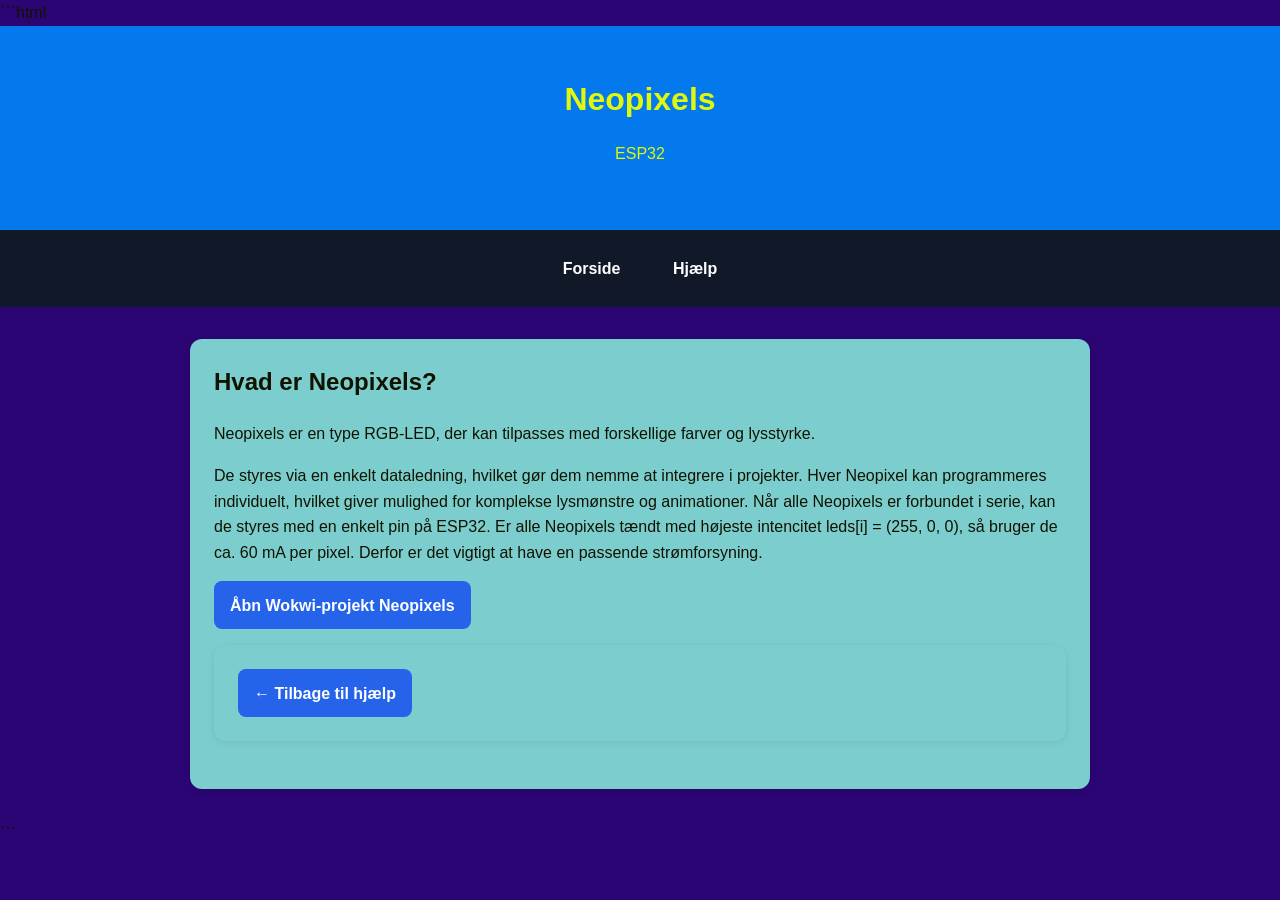
<file: hjaelp/neopixels.html>
```html
<!DOCTYPE html>
<html lang="da">

<head>
    <meta charset="UTF-8">
    <meta name="viewport" content="width=device-width, initial-scale=1.0">

    <title>Neopixels</title>

    <link rel="stylesheet" href="../style.css">
</head>

<body>

<header class="top">
    <h1>Neopixels</h1>
    <p>ESP32</p>
</header>

<nav class="menu">
    <a href="../index.html">Forside</a>
    <a href="index.html">Hjælp</a>
</nav>


<main class="container">

    <section class="blok">

        <h2>Hvad er Neopixels?</h2>

        <p>
            Neopixels er en type RGB-LED, der kan tilpasses med forskellige farver og lysstyrke.
        </p>

        <p>
            De styres via en enkelt dataledning, hvilket gør dem nemme at integrere i projekter. 
            Hver Neopixel kan programmeres individuelt, hvilket giver mulighed for komplekse lysmønstre og animationer.
            Når alle Neopixels er forbundet i serie, kan de styres med en enkelt pin på ESP32. 
            Er alle Neopixels tændt med højeste intencitet leds[i] = (255, 0, 0), så bruger de ca. 60 mA per pixel.
            Derfor er det vigtigt at have en passende strømforsyning.
        </p>


            <p>
                <a class="knap" href="https://wokwi.com/projects/473951568463619073">
                    Åbn Wokwi-projekt Neopixels
                </a>
            </p>
     

    <section class="blok">

        <a class="knap" href="index.html">
            ← Tilbage til hjælp
        </a>

    </section>

</main>

</body>
</html>
```
</file>
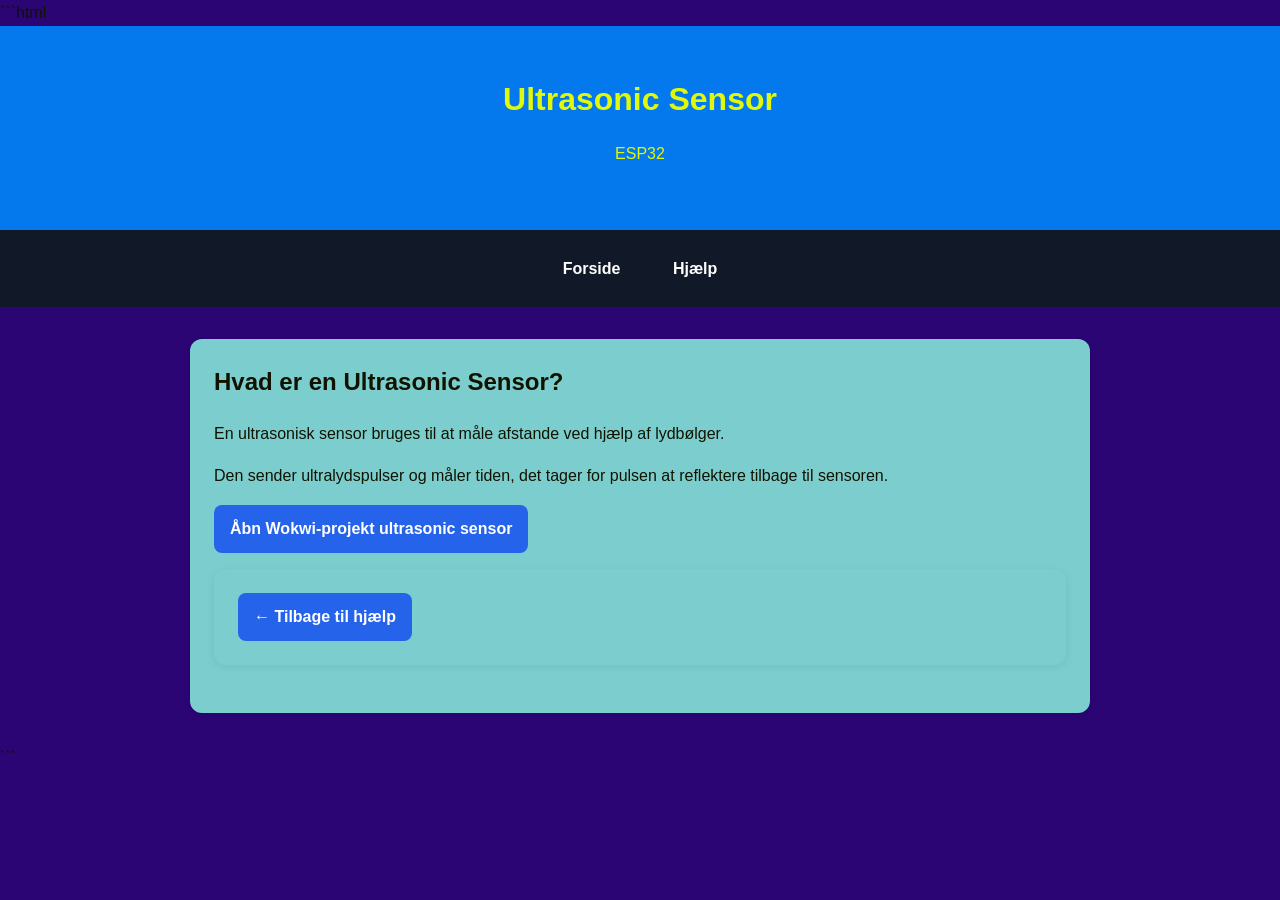
<file: hjaelp/Ultrasonic.html>
```html
<!DOCTYPE html>
<html lang="da">

<head>
    <meta charset="UTF-8">
    <meta name="viewport" content="width=device-width, initial-scale=1.0">

    <title>Ultrasonic Sensor</title>

    <link rel="stylesheet" href="../style.css">
</head>

<body>

<header class="top">
    <h1>Ultrasonic Sensor</h1>
    <p>ESP32</p>
</header>

<nav class="menu">
    <a href="../index.html">Forside</a>
    <a href="index.html">Hjælp</a>
</nav>


<main class="container">

    <section class="blok">

        <h2>Hvad er en Ultrasonic Sensor?</h2>

        <p>
            En ultrasonisk sensor bruges til at måle afstande ved hjælp af lydbølger.
        </p>

        <p>
            Den sender ultralydspulser og måler tiden, det tager for pulsen at reflektere tilbage til sensoren.
        </p>


            <p>
                <a class="knap" href="https://wokwi.com/projects/473901665091156993">
                    Åbn Wokwi-projekt ultrasonic sensor
                </a>
            </p>
     

    <section class="blok">

        <a class="knap" href="index.html">
            ← Tilbage til hjælp
        </a>

    </section>

</main>

</body>
</html>
```
</file>
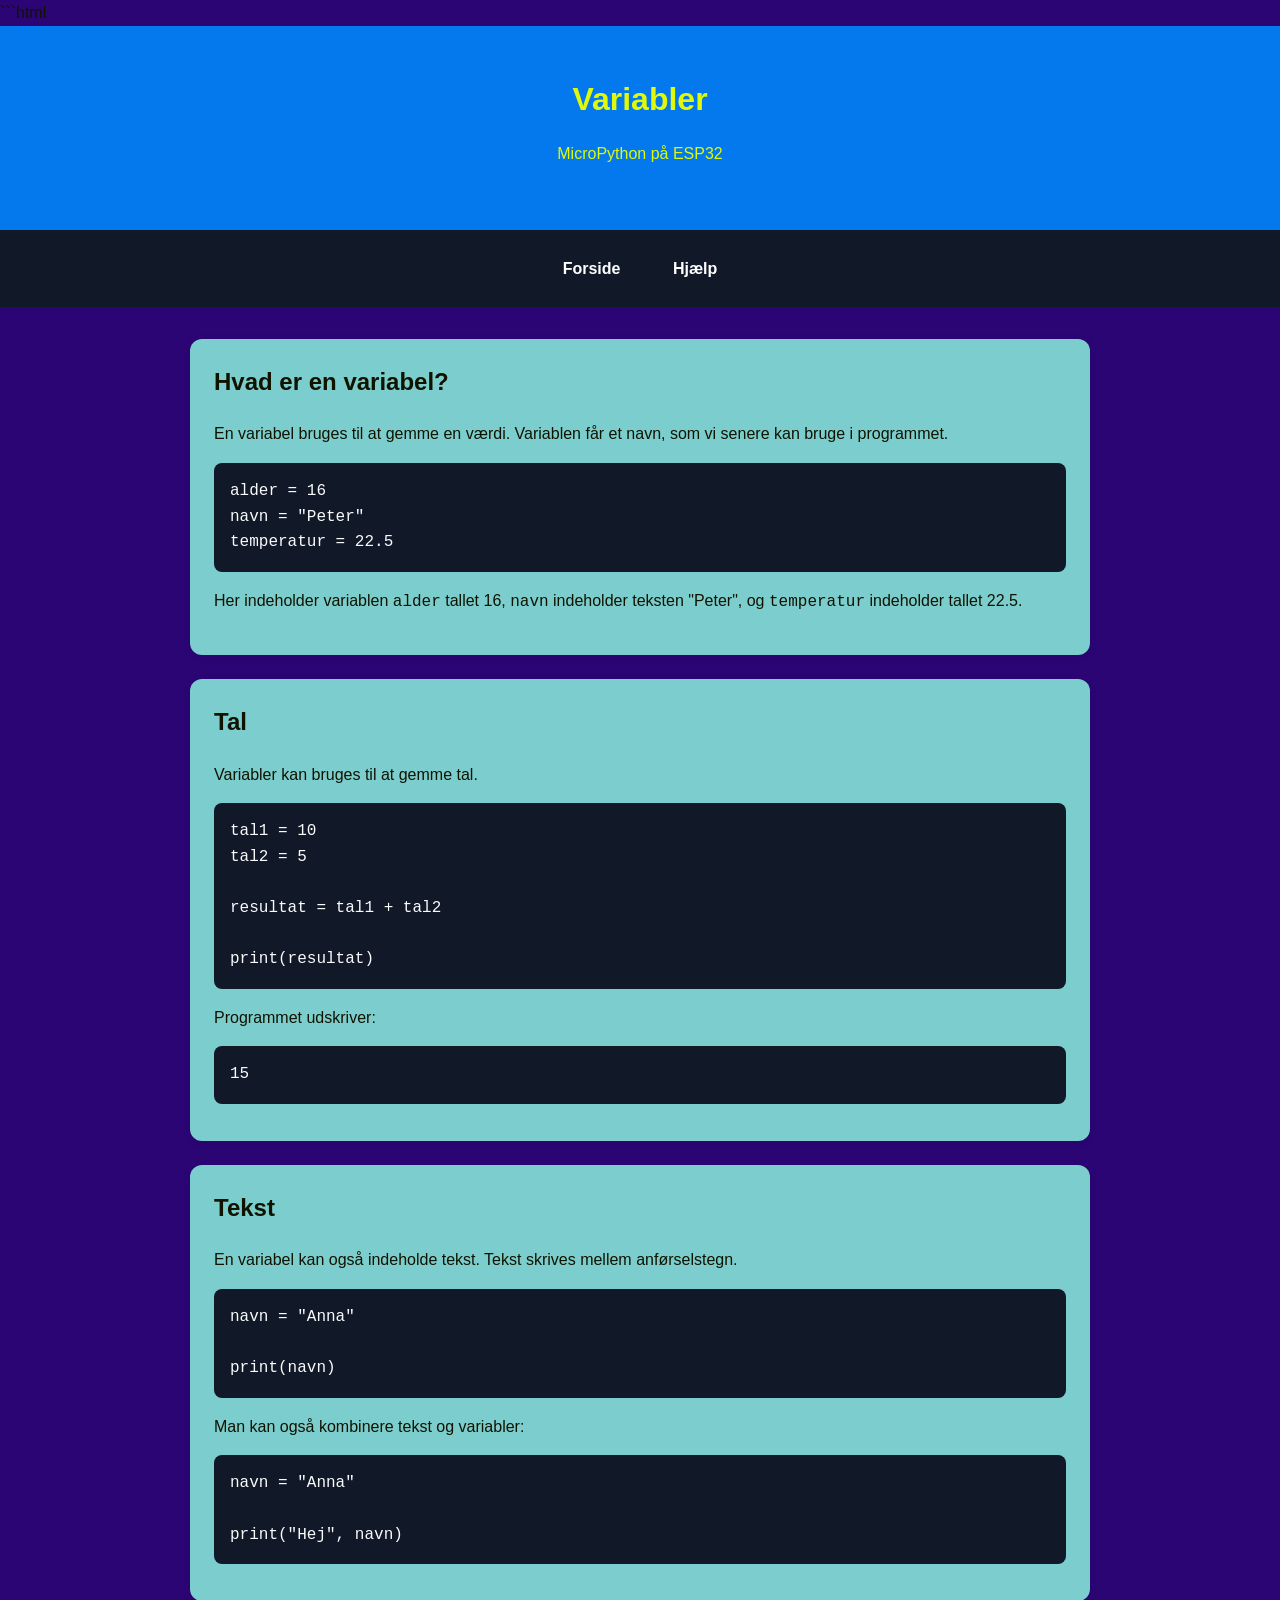
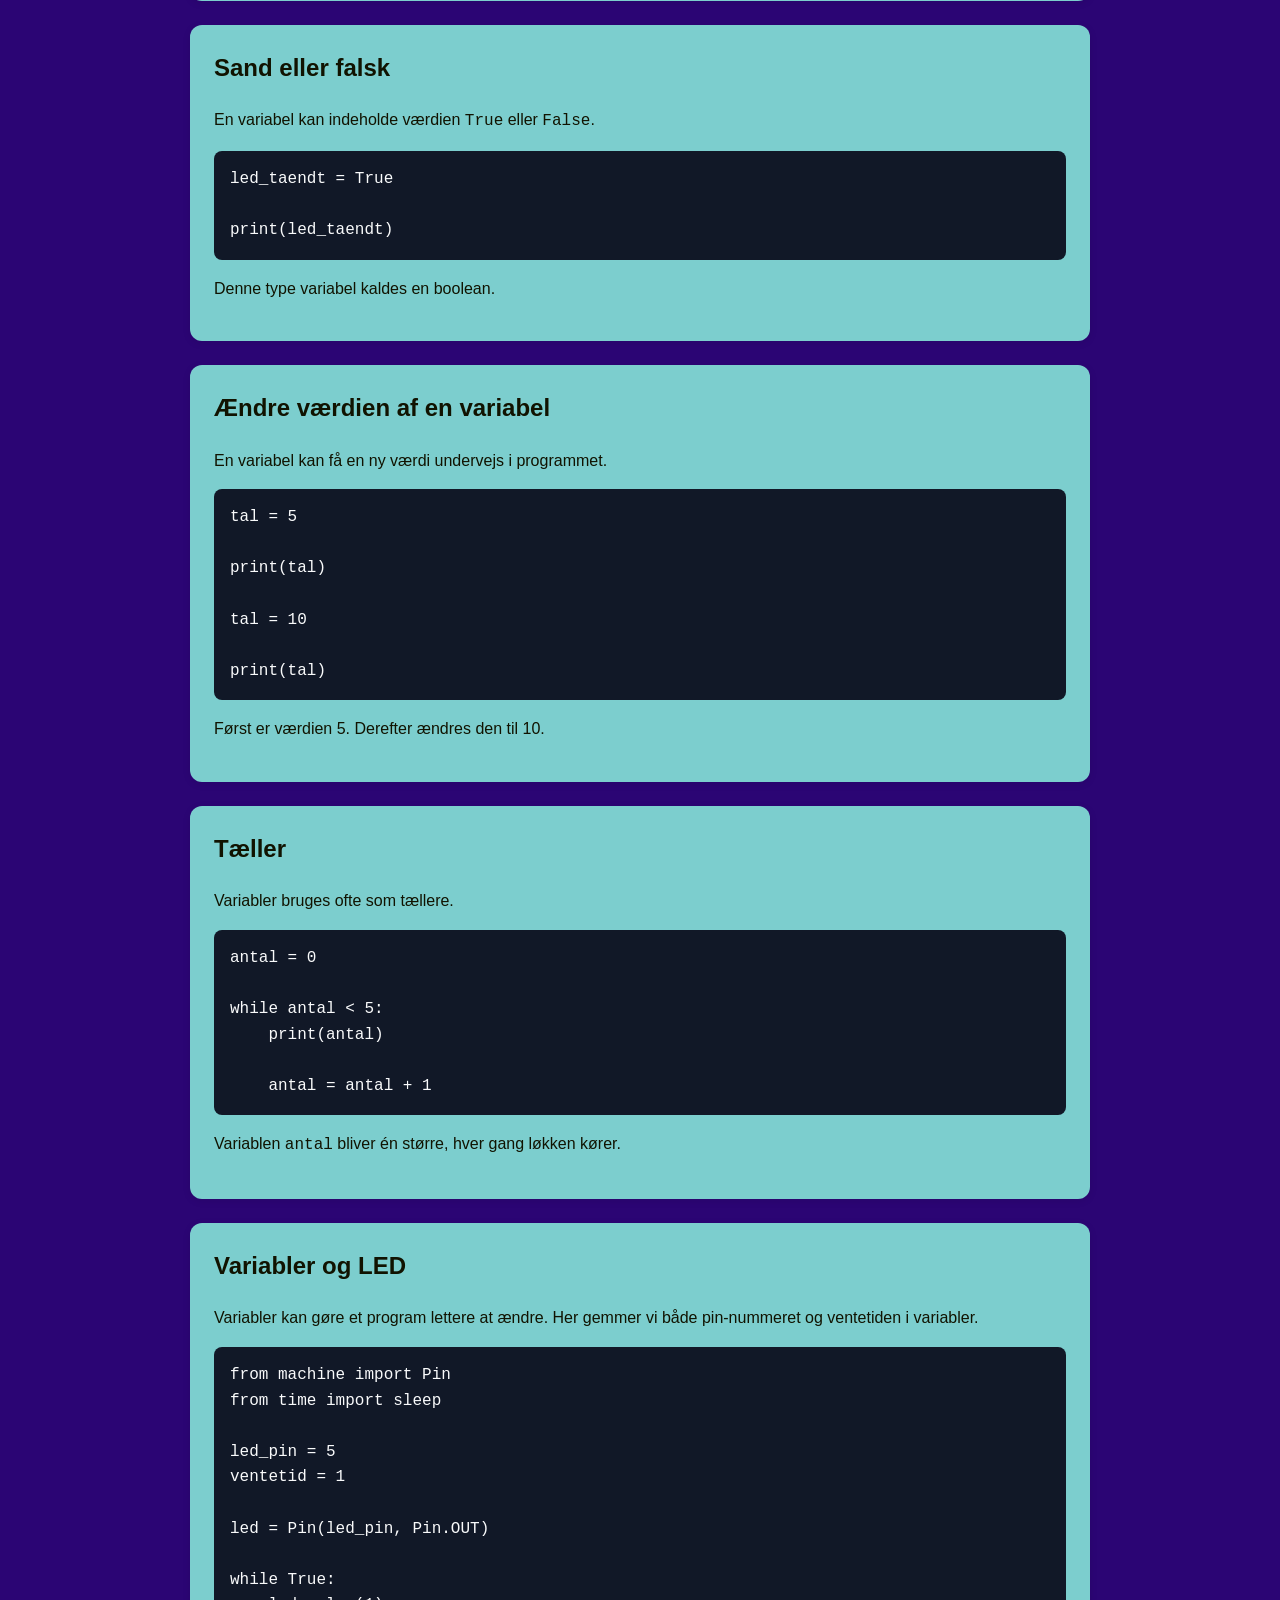
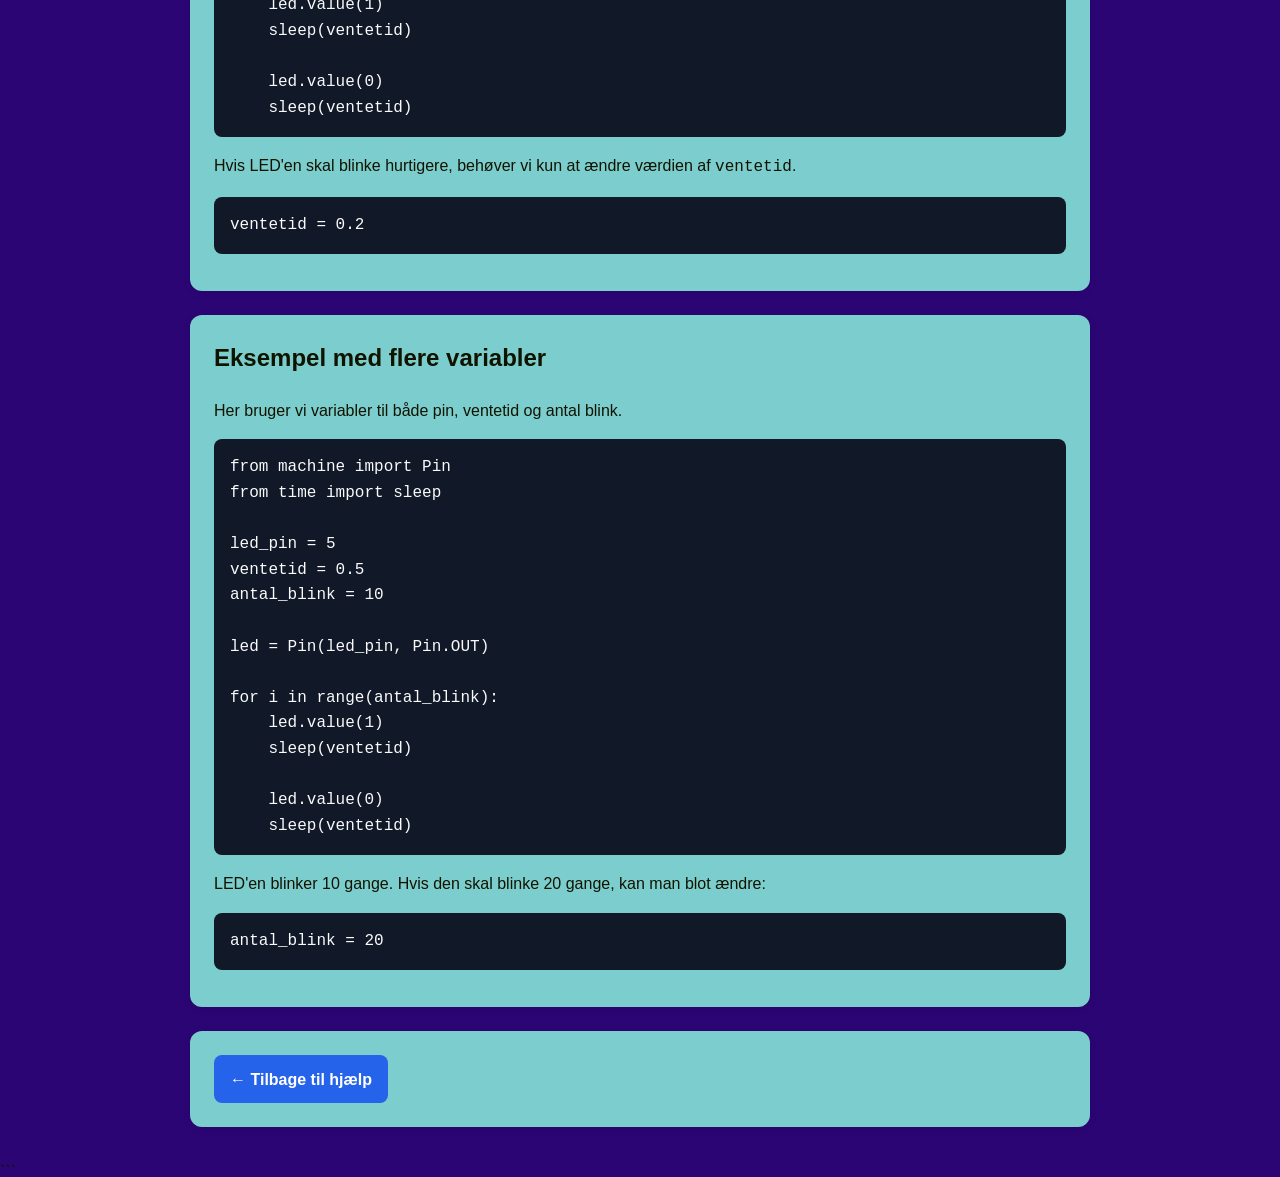
<file: hjaelp/variabler.html>
```html
<!DOCTYPE html>
<html lang="da">

<head>
    <meta charset="UTF-8">
    <meta name="viewport" content="width=device-width, initial-scale=1.0">

    <title>Variabler i MicroPython</title>

    <link rel="stylesheet" href="../style.css">
</head>

<body>

<header class="top">
    <h1>Variabler</h1>
    <p>MicroPython på ESP32</p>
</header>

<nav class="menu">
    <a href="../index.html">Forside</a>
    <a href="index.html">Hjælp</a>
</nav>


<main class="container">

    <section class="blok">

        <h2>Hvad er en variabel?</h2>

        <p>
            En variabel bruges til at gemme en værdi.
            Variablen får et navn, som vi senere kan bruge i programmet.
        </p>

<pre><code>alder = 16
navn = "Peter"
temperatur = 22.5
</code></pre>

        <p>
            Her indeholder variablen <code>alder</code> tallet 16,
            <code>navn</code> indeholder teksten "Peter", og
            <code>temperatur</code> indeholder tallet 22.5.
        </p>

    </section>


    <section class="blok">

        <h2>Tal</h2>

        <p>
            Variabler kan bruges til at gemme tal.
        </p>

<pre><code>tal1 = 10
tal2 = 5

resultat = tal1 + tal2

print(resultat)
</code></pre>

        <p>
            Programmet udskriver:
        </p>

<pre><code>15</code></pre>

    </section>


    <section class="blok">

        <h2>Tekst</h2>

        <p>
            En variabel kan også indeholde tekst.
            Tekst skrives mellem anførselstegn.
        </p>

<pre><code>navn = "Anna"

print(navn)
</code></pre>

        <p>
            Man kan også kombinere tekst og variabler:
        </p>

<pre><code>navn = "Anna"

print("Hej", navn)
</code></pre>

    </section>


    <section class="blok">

        <h2>Sand eller falsk</h2>

        <p>
            En variabel kan indeholde værdien
            <code>True</code> eller <code>False</code>.
        </p>

<pre><code>led_taendt = True

print(led_taendt)
</code></pre>

        <p>
            Denne type variabel kaldes en boolean.
        </p>

    </section>


    <section class="blok">

        <h2>Ændre værdien af en variabel</h2>

        <p>
            En variabel kan få en ny værdi undervejs i programmet.
        </p>

<pre><code>tal = 5

print(tal)

tal = 10

print(tal)
</code></pre>

        <p>
            Først er værdien 5. Derefter ændres den til 10.
        </p>

    </section>


    <section class="blok">

        <h2>Tæller</h2>

        <p>
            Variabler bruges ofte som tællere.
        </p>

<pre><code>antal = 0

while antal < 5:
    print(antal)

    antal = antal + 1
</code></pre>

        <p>
            Variablen <code>antal</code> bliver én større,
            hver gang løkken kører.
        </p>

    </section>


    <section class="blok">

        <h2>Variabler og LED</h2>

        <p>
            Variabler kan gøre et program lettere at ændre.
            Her gemmer vi både pin-nummeret og ventetiden i variabler.
        </p>

<pre><code>from machine import Pin
from time import sleep

led_pin = 5
ventetid = 1

led = Pin(led_pin, Pin.OUT)

while True:
    led.value(1)
    sleep(ventetid)

    led.value(0)
    sleep(ventetid)
</code></pre>

        <p>
            Hvis LED'en skal blinke hurtigere, behøver vi kun
            at ændre værdien af <code>ventetid</code>.
        </p>

<pre><code>ventetid = 0.2</code></pre>

    </section>


    <section class="blok">

        <h2>Eksempel med flere variabler</h2>

        <p>
            Her bruger vi variabler til både pin, ventetid
            og antal blink.
        </p>

<pre><code>from machine import Pin
from time import sleep

led_pin = 5
ventetid = 0.5
antal_blink = 10

led = Pin(led_pin, Pin.OUT)

for i in range(antal_blink):
    led.value(1)
    sleep(ventetid)

    led.value(0)
    sleep(ventetid)
</code></pre>

        <p>
            LED'en blinker 10 gange.
            Hvis den skal blinke 20 gange, kan man blot ændre:
        </p>

<pre><code>antal_blink = 20</code></pre>

    </section>


    <section class="blok">

        <a class="knap" href="index.html">
            ← Tilbage til hjælp
        </a>

    </section>

</main>

</body>
</html>
```
</file>
<file: style.css>
/* =========================================================
   DENNE FIL STYRER SIDENS UDSEENDE

   Du behøver IKKE ændre noget her for at bruge hjemmesiden.

   Hvis du senere får lyst til at eksperimentere med design,
   kan du fx prøve at ændre:
   - background
   - font-family
   - font-size
   - border-radius
   ========================================================= */

* {
    box-sizing: border-box;
}

body {
    margin: 0;
    font-family: Arial, Helvetica, sans-serif;
    line-height: 1.6;
    background: #2b0574;
    color: #111301;
}

.top {
    padding: 3rem 1rem;
    text-align: center;
    background: #0479ee;
    color: rgb(224, 248, 9);
}


.menu {
    background: #111827;
    padding: 1rem;
    text-align: center;
}

.menu a {
    display: inline-block;
    color: white;
    text-decoration: none;
    font-weight: bold;
    margin: 0 0.5rem;
    padding: 0.6rem 1rem;
    border-radius: 6px;
}

.menu a:hover {
    background: #2563eb;
}


.pwm-simulator {
    margin-top: 20px;
}

.pwm-simulator label {
    display: block;
    margin-bottom: 10px;
}

.pwm-simulator input[type="range"] {
    width: 100%;
    max-width: 700px;
    margin-bottom: 20px;
}

#pwmCanvas {
    display: block;
    width: 100%;
    max-width: 700px;

    background: #f5f5f5;

    border: 1px solid #ccc;
    border-radius: 8px;

    margin-bottom: 10px;
}

.pwm-info {
    display: flex;
    gap: 25px;

    margin-bottom: 20px;

    font-size: 0.9rem;
}

/* =========================================================
   KODE-PUSLESPIL
   ========================================================= */

.kode-puslespil {
    display: grid;
    grid-template-columns: 1fr 1.5fr;
    gap: 25px;
    margin-top: 20px;
}


/* Kommentarbunken */

.kommentar-felt {
    background: #eef2f7;
    padding: 20px;
    border-radius: 12px;
}

.kommentar-felt h4 {
    margin-top: 0;
}


/* Selve puslespilsbrikken */

.puslebrik {
    position: relative;

    display: block;
    width: 100%;

    margin-bottom: 15px;
    padding: 15px 25px 15px 15px;

    border: 3px solid #0a3ca8;
    border-radius: 10px;

    background: #ffffff;

    font-size: 1rem;
    text-align: left;

    cursor: pointer;
}


/* "Knoppen" på puslespilsbrikken */

.puslebrik::after {
    content: "";

    position: absolute;

    right: -13px;
    top: 50%;

    width: 24px;
    height: 24px;

    background: #ffffff;

    border: 3px solid #0a3ca8;
    border-left: none;

    border-radius: 50%;

    transform: translateY(-50%);
}


.puslebrik:hover {
    background: #e0ecff;
}


.puslebrik.valgt {
    background: #fff3a0;
    outline: 4px solid #f59e0b;
}


/* Kodeområder */

.kode-del {
    margin-bottom: 25px;
}


.kode-del pre {
    margin-bottom: 0;
    border-radius: 8px 8px 0 0;
}


/* Pladsen hvor brikken skal sidde */

.kommentar-plads {
    width: 100%;

    padding: 14px;

    border: 3px dashed #0a3ca8;
    border-top: none;

    border-radius: 0 0 8px 8px;

    background: #ffffff;

    cursor: pointer;

    text-align: left;
    font-size: 1rem;
}


.kommentar-plads:hover {
    background: #e0ecff;
}


/* Feedback */

.kode-del.rigtig .kommentar-plads {
    background: #d1fae5;
    border-color: #15803d;
}


.kode-del.forkert .kommentar-plads {
    background: #fee2e2;
    border-color: #dc2626;
}


#puslespilFeedback {
    margin-top: 20px;

    padding: 15px;

    border-radius: 8px;

    font-weight: bold;
}


/* Mobil */

@media (max-width: 750px) {

    .kode-puslespil {
        grid-template-columns: 1fr;
    }

}




.side-tekst {
    position: fixed;
    top: 30px;
    font-size: 40px;
    font-weight: bold;
    color: rgb(241, 14, 14);
}

.venstre {
    left: 20px;
    transform: rotate(-45deg);
}

.hojre {
    right: 20px;
    transform: rotate(45deg);
}


.top h1 {
    margin: 0 0 0.5rem;
}

.container {
    width: min(900px, 92%);
    margin: 2rem auto;
}

.blok {
    background: rgb(124, 206, 206);
    padding: 1.5rem;
    margin-bottom: 1.5rem;
    border-radius: 12px;
    box-shadow: 0 2px 8px rgba(0, 0, 0, 0.08);
}

.blok h2 {
    margin-top: 0;
}

.projekt {
    border-left: 6px solid #0a3ca8;
}

figure {
    margin: 1.5rem 0;
}

figure img {
    display: block;
    max-width: 100%;
    height: auto;
    border-radius: 8px;
}

figcaption {
    margin-top: 0.5rem;
    font-size: 0.9rem;
    color: #52606d;
}

.placeholder {
    padding: 3rem 1rem;
    border: 2px dashed #9aa5b1;
    border-radius: 8px;
    text-align: center;
    color: #52606d;
    background: #f8fafc;
}

pre {
    overflow-x: auto;
    padding: 1rem;
    background: #111827;
    color: #f9fafb;
    border-radius: 8px;
}

code {
    font-family: Consolas, Monaco, monospace;
}

.knap {
    display: inline-block;
    padding: 0.7rem 1rem;
    border-radius: 8px;
    text-decoration: none;
    background: #2563eb;
    color: white;
    font-weight: bold;
}

.knap:hover {
    text-decoration: underline;
}

table {
    width: 100%;
    border-collapse: collapse;
    margin: 1rem 0;
}

th,
td {
    border: 1px solid #d9e2ec;
    padding: 0.75rem;
    text-align: left;
}

th {
    background: #eef2f7;
}

footer {
    padding: 2rem 1rem;
    text-align: center;
    color: #52606d;
}
</file>
